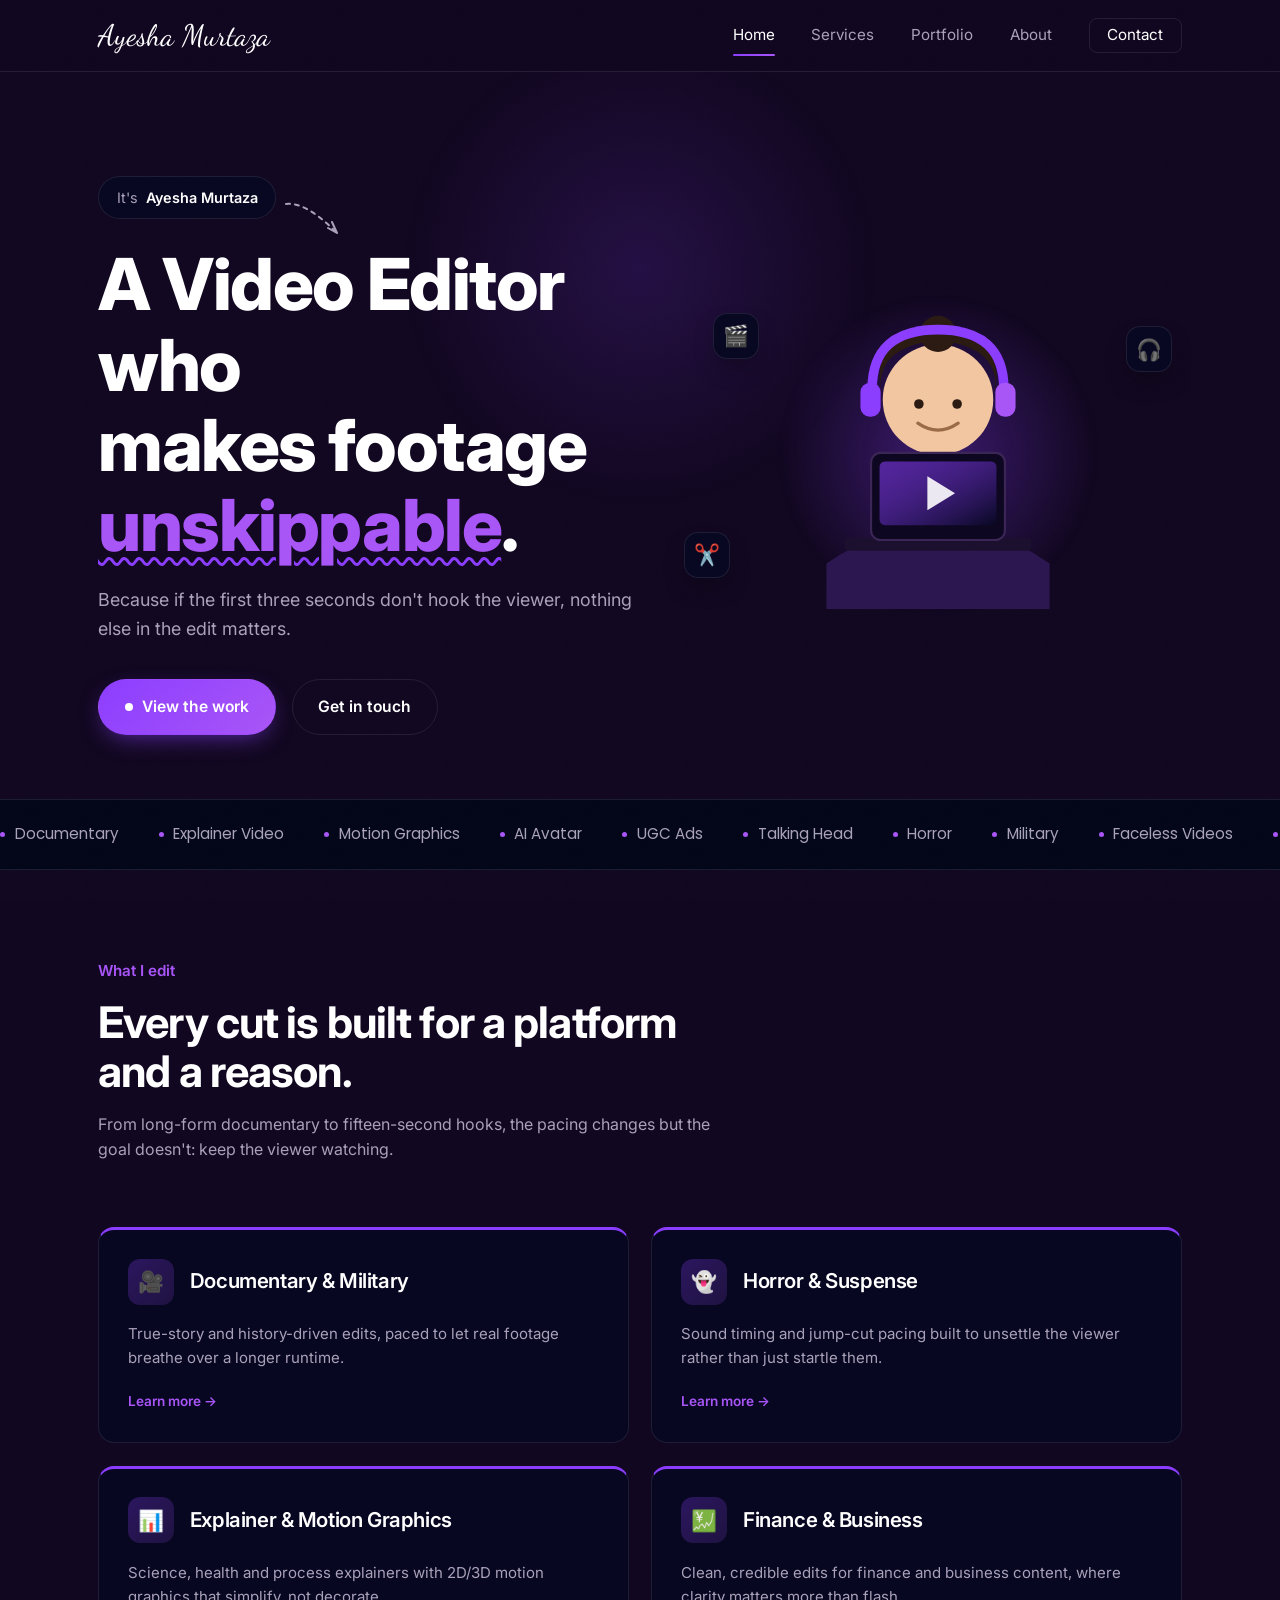
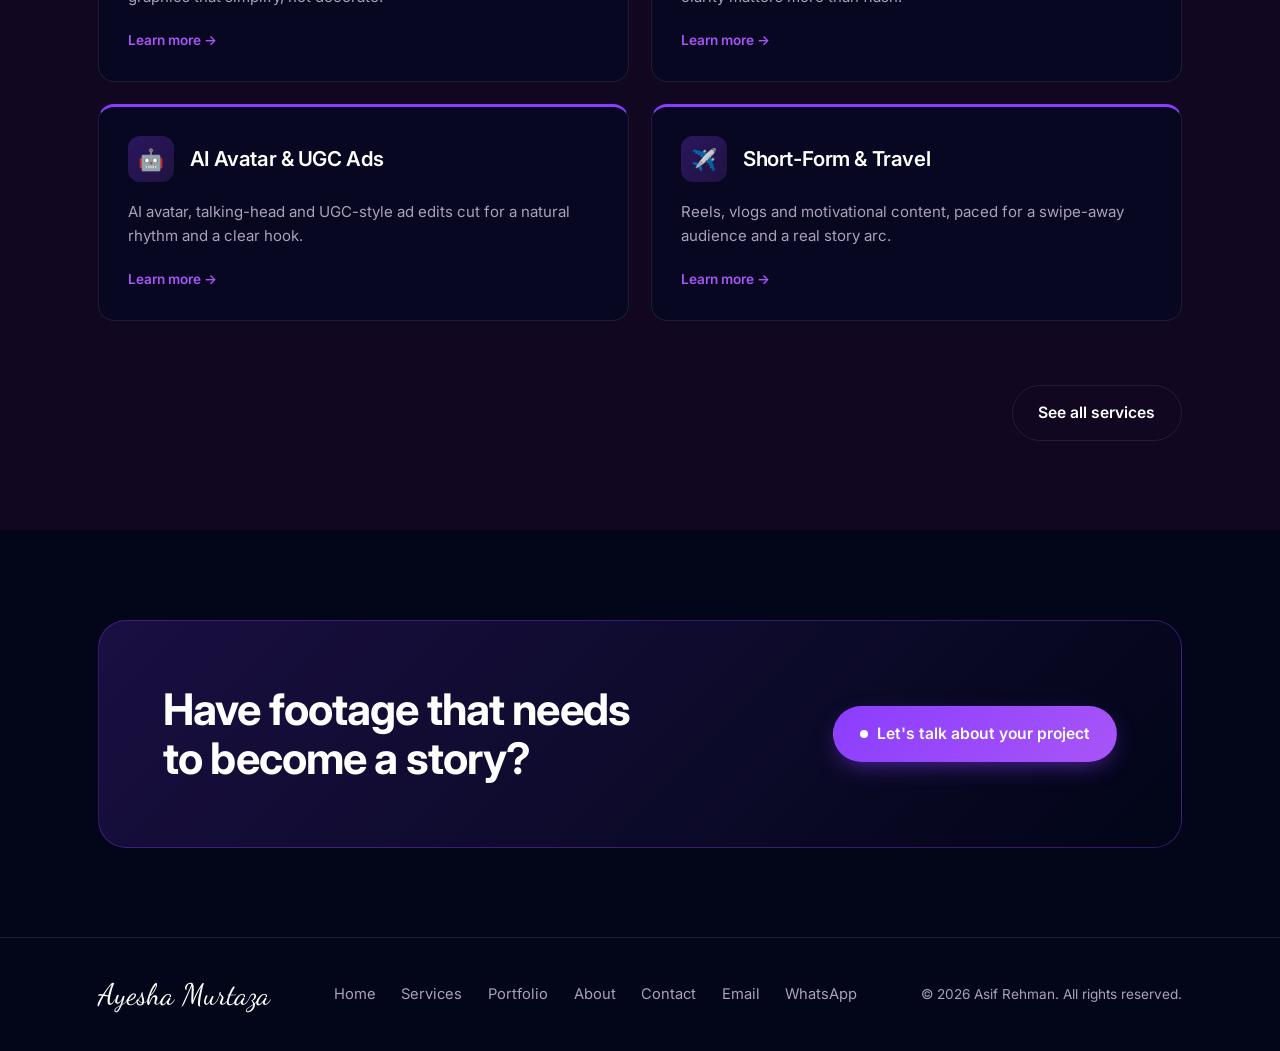
<file: index.html>
<!DOCTYPE html>
<html lang="en">
<head>
<meta charset="UTF-8">
<meta name="viewport" content="width=device-width, initial-scale=1.0">
<title>Ayesha Murtaza — Video Editor</title>
<meta name="description" content="Ayesha Murtaza is a video editor crafting documentary, explainer, motion graphics, and short-form content that holds attention.">
<meta property="og:title" content="Ayesha Murtaza — Video Editor">
<meta property="og:description" content=" ">
<meta property="og:type" content="website">
<meta property="og:site_name" content="Ayesha Murtaza — Video Editor">
<meta name="twitter:card" content="summary">
<meta name="twitter:title" content="Ayesha Murtaza — Video Editor">
<meta name="twitter:description" content=" ">
<link rel="preconnect" href="https://fonts.googleapis.com">
<link rel="preconnect" href="https://fonts.gstatic.com" crossorigin>
<link href="https://fonts.googleapis.com/css2?family=Inter:wght@400;500;600;700;800&family=Poppins:wght@600;700&family=Dancing+Script:wght@600;700&display=swap" rel="stylesheet">
<link rel="stylesheet" href="css/style.css">
</head>
<body>
<div class="cursor-glow" aria-hidden="true"></div>

<header class="nav">
  <div class="container nav-inner">
    <a href="index.html" class="signature">Ayesha Murtaza</a>
    <nav class="nav-links" id="nav-links">
      <a href="index.html" class="active">Home</a>
      <a href="services.html">Services</a>
      <a href="portfolio.html">Portfolio</a>
      <a href="about.html">About</a>
      <a href="contact.html" class="nav-boxed">Contact</a>
    </nav>
    <button class="nav-toggle" aria-label="Toggle menu" aria-expanded="false">
      <span></span><span></span><span></span>
    </button>
  </div>
</header>

<main>
  <!-- HERO -->
  <section class="hero">
    <div class="container hero-grid-new">
      <div class="hero-text">
        <div class="intro-bubble">
          <span class="bubble-pill">It's <strong>Ayesha Murtaza</strong></span>
          <svg class="bubble-arrow" viewBox="0 0 60 40" aria-hidden="true">
            <path d="M2 4 C 20 2, 40 20, 53 33" stroke="currentColor" stroke-width="2" fill="none" stroke-linecap="round" stroke-dasharray="4 5"/>
            <path d="M44 28 L53 33 L48 22" stroke="currentColor" stroke-width="2" fill="none" stroke-linecap="round" stroke-linejoin="round"/>
          </svg>
        </div>
        <h1>A Video Editor who<br>makes footage <span class="highlight">unskippable</span>.</h1>
        <p class="lede">Because if the first three seconds don't hook the viewer, nothing else in the edit matters.</p>
        <div class="hero-actions">
          <a href="portfolio.html" class="btn btn-primary"><span class="play-dot"></span> View the work</a>
          <a href="contact.html" class="btn btn-ghost">Get in touch</a>
        </div>
      </div>

      <div class="hero-avatar">
        <div class="avatar-glow" aria-hidden="true"></div>
        <span class="floating-chip chip-1" aria-hidden="true">🎬</span>
        <span class="floating-chip chip-2" aria-hidden="true">✂️</span>
        <span class="floating-chip chip-3" aria-hidden="true">🎧</span>
        <svg viewBox="0 0 320 320" role="img" aria-label="Illustration of Ayesha editing at a laptop, wearing headphones">
          <path d="M55 262 Q160 190 265 262 L265 305 L55 305 Z" fill="#2c1650"/>
          <rect x="145" y="132" width="30" height="34" fill="#E8B08A"/>
          <circle cx="160" cy="108" r="52" fill="#F1C6A0"/>
          <path d="M106 100 Q98 38 160 38 Q222 38 214 100 Q218 58 160 52 Q102 58 106 100 Z" fill="#2A1A12"/>
          <circle cx="160" cy="46" r="17" fill="#2A1A12"/>
          <path d="M98 98 Q98 42 160 42 Q222 42 222 98" fill="none" stroke="#8B3DFF" stroke-width="9" stroke-linecap="round"/>
          <rect x="87" y="92" width="19" height="32" rx="9" fill="#8B3DFF"/>
          <rect x="214" y="92" width="19" height="32" rx="9" fill="#A855F7"/>
          <circle cx="142" cy="112" r="4.5" fill="#2A1A12"/>
          <circle cx="178" cy="112" r="4.5" fill="#2A1A12"/>
          <path d="M141 130 Q160 143 179 130" stroke="#9A6A47" stroke-width="3" fill="none" stroke-linecap="round"/>
          <rect x="72" y="238" width="176" height="12" rx="4" fill="#1B0F2E"/>
          <rect x="97" y="158" width="126" height="82" rx="9" fill="#0D0620" stroke="#3A2555" stroke-width="2"/>
          <rect x="105" y="166" width="110" height="60" rx="5" fill="url(#screenGrad)"/>
          <polygon points="150,180 150,212 176,196" fill="#FFFFFF" opacity="0.9"/>
          <defs>
            <linearGradient id="screenGrad" x1="0" y1="0" x2="1" y2="1">
              <stop offset="0%" stop-color="#8B3DFF" stop-opacity="0.55"/>
              <stop offset="100%" stop-color="#070721"/>
            </linearGradient>
          </defs>
        </svg>
      </div>
    </div>
  </section>

  <!-- MARQUEE -->
  <div class="marquee-wrap">
    <div class="marquee" aria-hidden="true">
      <span>Documentary</span><span>Explainer Video</span><span>Motion Graphics</span><span>AI Avatar</span><span>UGC Ads</span><span>Talking Head</span><span>Horror</span><span>Military</span><span>Faceless Videos</span><span>2D &amp; 3D</span><span>Finance &amp; Business</span><span>Health &amp; Science</span><span>Travel Vlogs</span><span>Motivational</span>
      <span>Documentary</span><span>Explainer Video</span><span>Motion Graphics</span><span>AI Avatar</span><span>UGC Ads</span><span>Talking Head</span><span>Horror</span><span>Military</span><span>Faceless Videos</span><span>2D &amp; 3D</span><span>Finance &amp; Business</span><span>Health &amp; Science</span><span>Travel Vlogs</span><span>Motivational</span>
    </div>
  </div>

  <!-- SKILLS / SERVICES PREVIEW — work-experience style cards -->
  <section class="section">
    <div class="container">
      <div class="section-head">
        <span class="section-tag">What I edit</span>
        <h2>Every cut is built for a platform and a reason.</h2>
        <p>From long-form documentary to fifteen-second hooks, the pacing changes but the goal doesn't: keep the viewer watching.</p>
      </div>

      <div class="grid grid-2">
        <div class="skill-card reveal" style="--delay:0s">
          <div class="skill-card-top">
            <div class="skill-avatar">🎥</div>
            <h3>Documentary &amp; Military</h3>
          </div>
          <p>True-story and history-driven edits, paced to let real footage breathe over a longer runtime.</p>
          <a href="services.html" class="learn-more">Learn more →</a>
        </div>

        <div class="skill-card reveal" style="--delay:0.08s">
          <div class="skill-card-top">
            <div class="skill-avatar">👻</div>
            <h3>Horror &amp; Suspense</h3>
          </div>
          <p>Sound timing and jump-cut pacing built to unsettle the viewer rather than just startle them.</p>
          <a href="services.html" class="learn-more">Learn more →</a>
        </div>

        <div class="skill-card reveal" style="--delay:0.16s">
          <div class="skill-card-top">
            <div class="skill-avatar">📊</div>
            <h3>Explainer &amp; Motion Graphics</h3>
          </div>
          <p>Science, health and process explainers with 2D/3D motion graphics that simplify, not decorate.</p>
          <a href="services.html" class="learn-more">Learn more →</a>
        </div>

        <div class="skill-card reveal" style="--delay:0.24s">
          <div class="skill-card-top">
            <div class="skill-avatar">💹</div>
            <h3>Finance &amp; Business</h3>
          </div>
          <p>Clean, credible edits for finance and business content, where clarity matters more than flash.</p>
          <a href="services.html" class="learn-more">Learn more →</a>
        </div>

        <div class="skill-card reveal" style="--delay:0.32s">
          <div class="skill-card-top">
            <div class="skill-avatar">🤖</div>
            <h3>AI Avatar &amp; UGC Ads</h3>
          </div>
          <p>AI avatar, talking-head and UGC-style ad edits cut for a natural rhythm and a clear hook.</p>
          <a href="services.html" class="learn-more">Learn more →</a>
        </div>

        <div class="skill-card reveal" style="--delay:0.4s">
          <div class="skill-card-top">
            <div class="skill-avatar">✈️</div>
            <h3>Short-Form &amp; Travel</h3>
          </div>
          <p>Reels, vlogs and motivational content, paced for a swipe-away audience and a real story arc.</p>
          <a href="services.html" class="learn-more">Learn more →</a>
        </div>
      </div>

      <div class="mt-lg" style="text-align:right;">
        <a href="services.html" class="btn btn-ghost">See all services</a>
      </div>
    </div>
  </section>

  <!-- CTA -->
  <section class="section dark-section">
    <div class="container">
      <div class="cta-banner">
        <h2>Have footage that needs to become a story?</h2>
        <a href="contact.html" class="btn btn-primary"><span class="play-dot"></span> Let's talk about your project</a>
      </div>
    </div>
  </section>
</main>

<footer class="footer">
  <div class="container footer-inner">
    <span class="signature">Ayesha Murtaza</span>
    <div class="footer-links">
      <a href="index.html">Home</a>
      <a href="services.html">Services</a>
      <a href="portfolio.html">Portfolio</a>
      <a href="about.html">About</a>
      <a href="contact.html">Contact</a>
      <a href="mailto:ayeshamurtaza088@gmail.com">Email</a>
      <a href="https://wa.me/923237468934" target="_blank" rel="noopener">WhatsApp</a>
    </div>
    <small>© 2026 Asif Rehman. All rights reserved.</small>
  </div>
</footer>

<script src="js/script.js"></script>
</body>
</html>
</file>
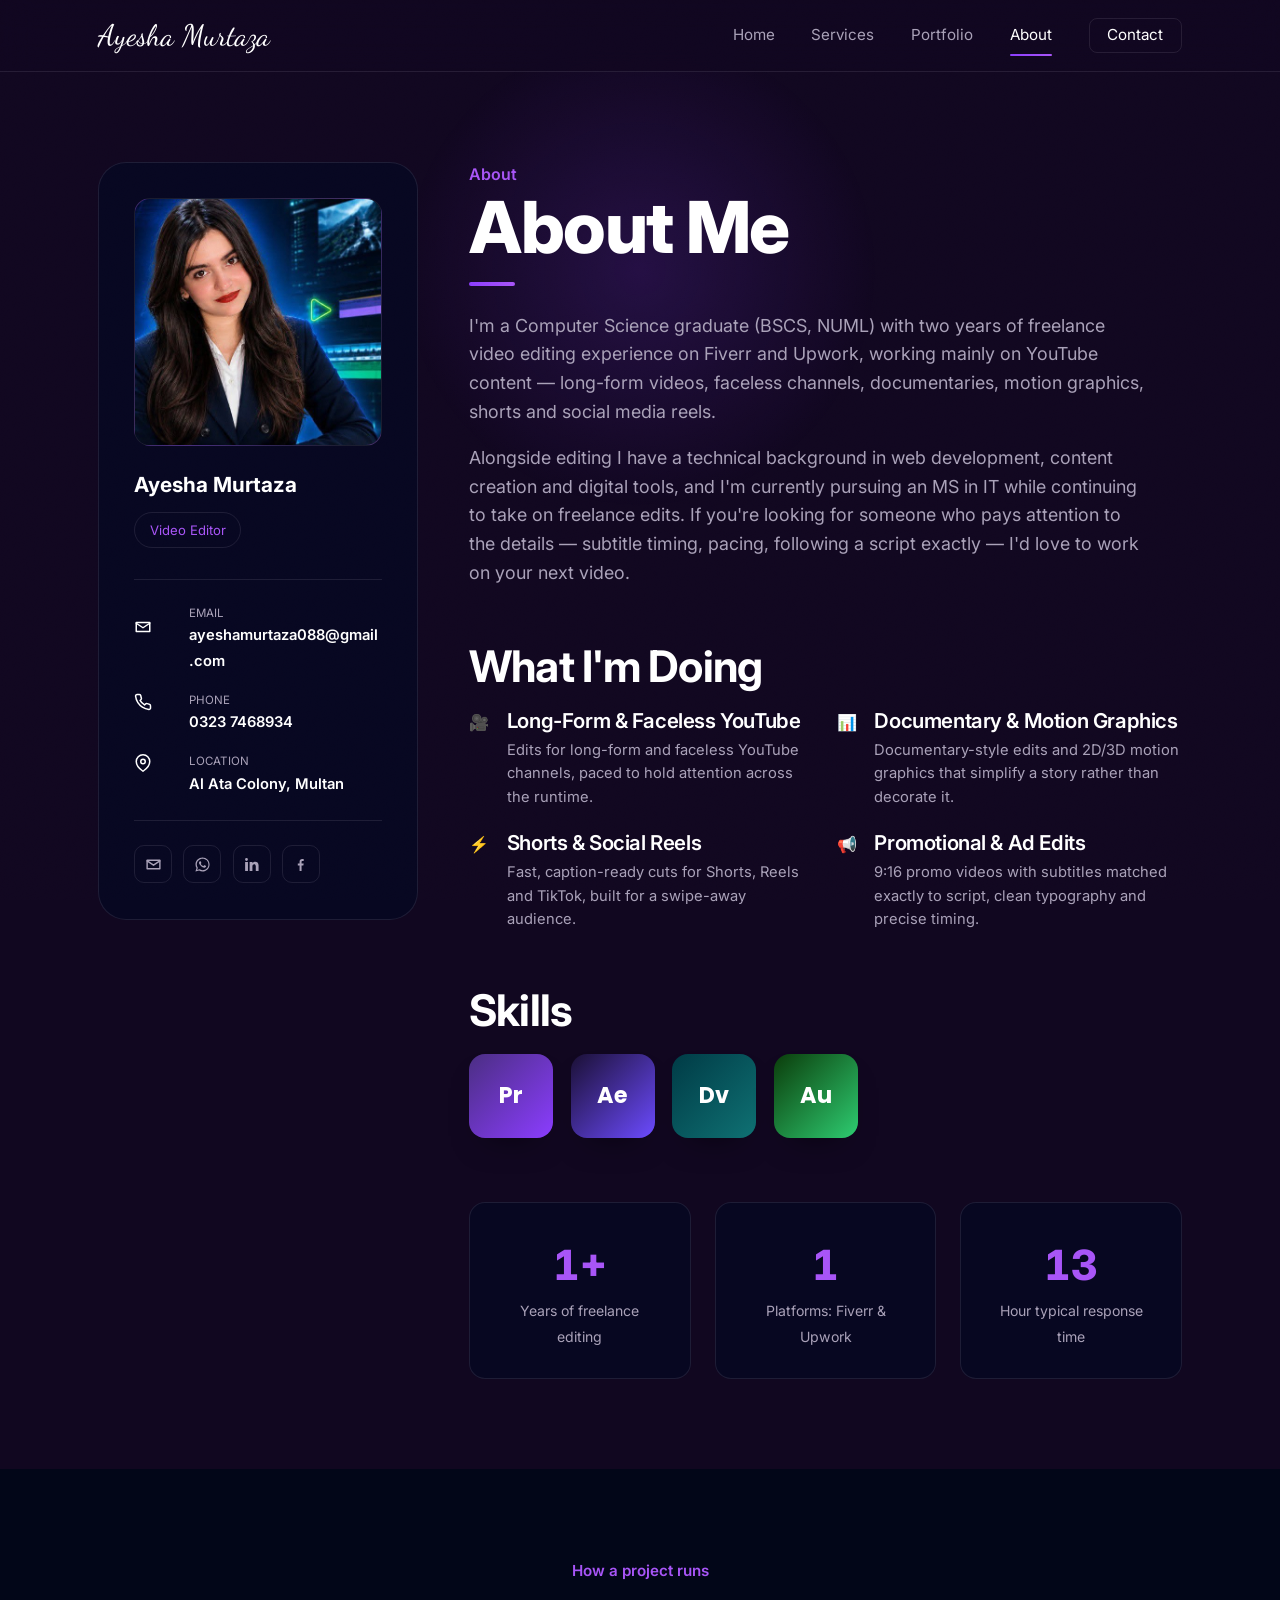
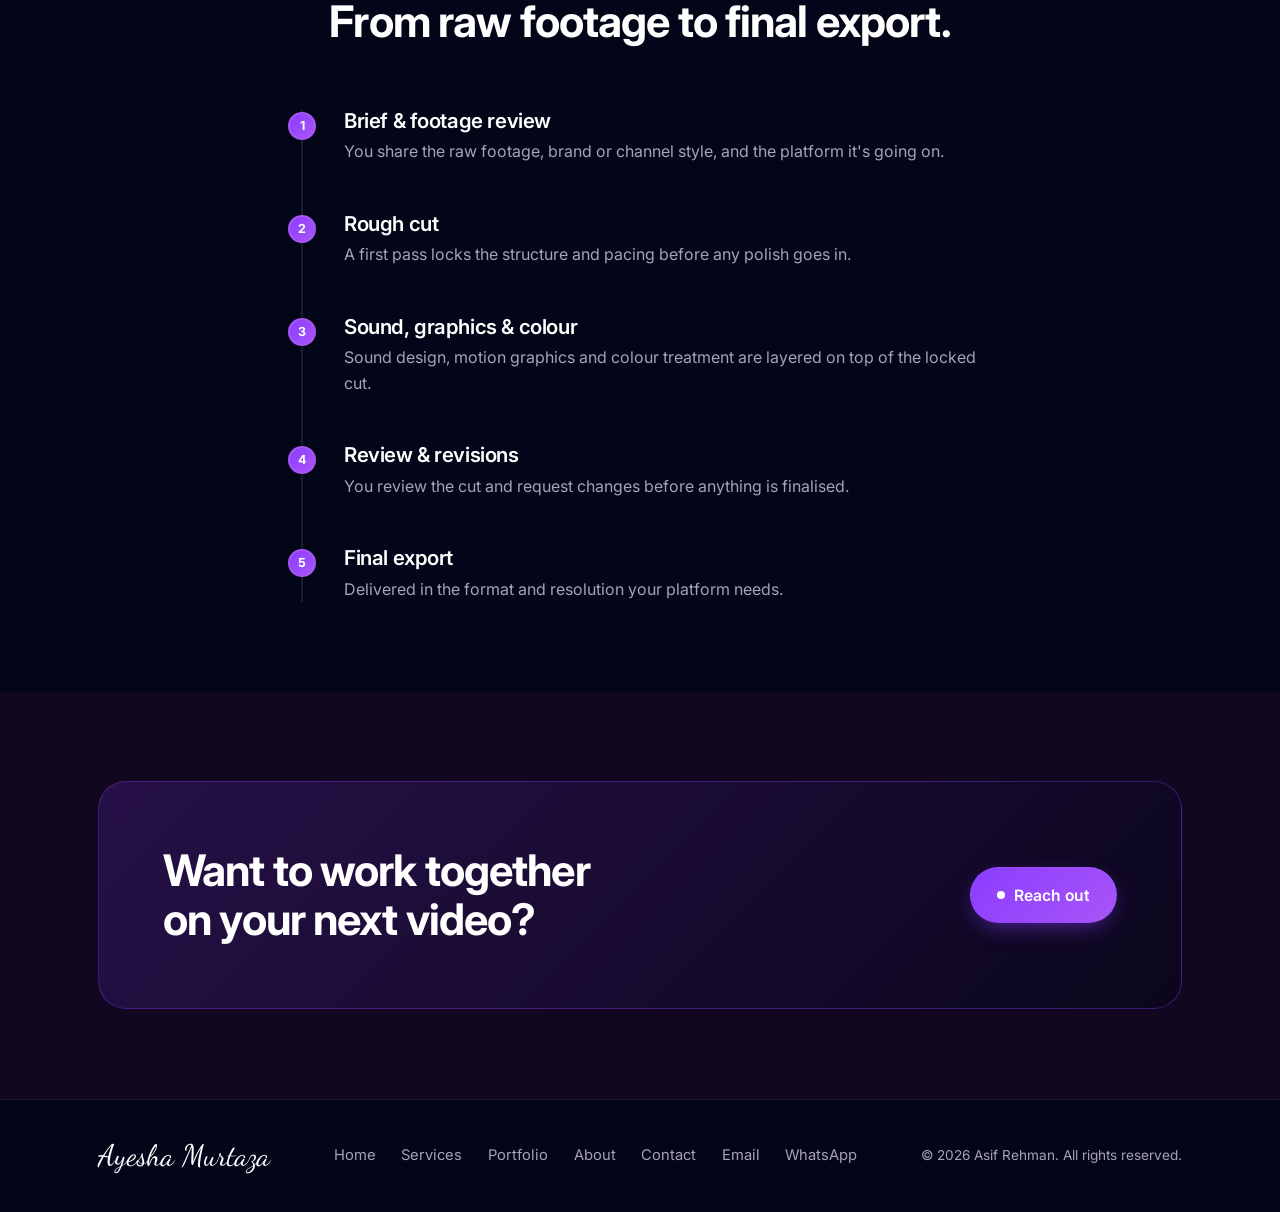
<file: about.html>
<!DOCTYPE html>
<html lang="en">
<head>
<meta charset="UTF-8">
<meta name="viewport" content="width=device-width, initial-scale=1.0">
<title>About — Ayesha Murtaza</title>
<meta name="description" content="About Ayesha Murtaza, video editor — background, focus areas and editing process.">
<meta property="og:title" content="Ayesha Murtaza — Video Editor">
<meta property="og:description" content=" ">
<meta property="og:type" content="website">
<meta property="og:site_name" content="Ayesha Murtaza — Video Editor">
<meta name="twitter:card" content="summary">
<meta name="twitter:title" content="Ayesha Murtaza — Video Editor">
<meta name="twitter:description" content=" ">
<link rel="preconnect" href="https://fonts.googleapis.com">
<link rel="preconnect" href="https://fonts.gstatic.com" crossorigin>
<link href="https://fonts.googleapis.com/css2?family=Inter:wght@400;500;600;700;800&family=Poppins:wght@600;700&family=Dancing+Script:wght@600;700&display=swap" rel="stylesheet">
<link rel="stylesheet" href="css/style.css">
</head>
<body>
<div class="cursor-glow" aria-hidden="true"></div>

<header class="nav">
  <div class="container nav-inner">
    <a href="index.html" class="signature">Ayesha Murtaza</a>
    <nav class="nav-links" id="nav-links">
      <a href="index.html">Home</a>
      <a href="services.html">Services</a>
      <a href="portfolio.html">Portfolio</a>
      <a href="about.html" class="active">About</a>
      <a href="contact.html" class="nav-boxed">Contact</a>
    </nav>
    <button class="nav-toggle" aria-label="Toggle menu" aria-expanded="false">
      <span></span><span></span><span></span>
    </button>
  </div>
</header>

<main>
  <section class="section">
    <div class="container">
      <div class="about-layout">

        <!-- Sidebar profile card -->
        <aside class="about-sidebar">
          <div class="avatar-box">
            <img src="assets/791327449_122284211216165670_1865443463027894431_n.jpg" alt="Ayesha Murtaza">
          </div>

          <div class="sidebar-name">Ayesha Murtaza</div>
          <span class="role-badge">Video Editor</span>

          <div class="sidebar-divider"></div>

          <div class="contact-list">
            <div class="contact-item">
              <span class="icon-badge" aria-hidden="true">
                <svg viewBox="0 0 24 24" width="18" height="18" fill="none" stroke="currentColor" stroke-width="2" stroke-linecap="round" stroke-linejoin="round"><path d="M3 6h18v12H3z"/><path d="M3 7l9 6 9-6"/></svg>
              </span>
              <div>
                <span class="label">Email</span>
                <a class="value" href="mailto:ayeshamurtaza088@gmail.com">ayeshamurtaza088@gmail.com</a>
              </div>
            </div>
            <div class="contact-item">
              <span class="icon-badge" aria-hidden="true">
                <svg viewBox="0 0 24 24" width="18" height="18" fill="none" stroke="currentColor" stroke-width="2" stroke-linecap="round" stroke-linejoin="round"><path d="M22 16.92v3a2 2 0 0 1-2.18 2 19.79 19.79 0 0 1-8.63-3.07 19.5 19.5 0 0 1-6-6 19.79 19.79 0 0 1-3.07-8.67A2 2 0 0 1 4.11 2h3a2 2 0 0 1 2 1.72c.127.96.362 1.903.7 2.81a2 2 0 0 1-.45 2.11L8.09 9.91a16 16 0 0 0 6 6l1.27-1.27a2 2 0 0 1 2.11-.45c.907.338 1.85.573 2.81.7A2 2 0 0 1 22 16.92z"/></svg>
              </span>
              <div>
                <span class="label">Phone</span>
                <a class="value" href="tel:+923237468934">0323 7468934</a>
              </div>
            </div>
            <div class="contact-item">
              <span class="icon-badge" aria-hidden="true">
                <svg viewBox="0 0 24 24" width="18" height="18" fill="none" stroke="currentColor" stroke-width="2" stroke-linecap="round" stroke-linejoin="round"><path d="M21 10c0 7-9 13-9 13s-9-6-9-13a9 9 0 0 1 18 0z"/><circle cx="12" cy="10" r="3"/></svg>
              </span>
              <div>
                <span class="label">Location</span>
                <span class="value">Al Ata Colony, Multan</span>
              </div>
            </div>
          </div>

          <div class="sidebar-divider"></div>

          <div class="social-icons">
            <a href="mailto:ayeshamurtaza088@gmail.com" aria-label="Email">
              <svg viewBox="0 0 24 24" fill="none" stroke="currentColor" stroke-width="2" stroke-linecap="round" stroke-linejoin="round"><path d="M3 6h18v12H3z"/><path d="M3 7l9 6 9-6"/></svg>
            </a>
            <a href="https://wa.me/923237468934" target="_blank" rel="noopener" aria-label="WhatsApp">
              <svg viewBox="0 0 24 24" fill="currentColor"><path d="M12.04 2C6.58 2 2.13 6.45 2.13 11.91c0 1.87.5 3.62 1.44 5.13L2 22l5.13-1.55a9.9 9.9 0 0 0 4.91 1.3h.01c5.46 0 9.9-4.45 9.9-9.91C21.95 6.45 17.5 2 12.04 2zm0 18.03h-.01a8.2 8.2 0 0 1-4.18-1.15l-.3-.18-3.05.92.92-2.98-.2-.31a8.18 8.18 0 0 1-1.27-4.4c0-4.53 3.7-8.22 8.24-8.22 2.2 0 4.27.86 5.82 2.42a8.16 8.16 0 0 1 2.41 5.82c0 4.54-3.7 8.08-8.38 8.08zm4.5-6.13c-.25-.12-1.46-.72-1.69-.8-.23-.08-.39-.12-.56.12-.16.25-.64.8-.78.96-.14.16-.29.18-.53.06-.25-.12-1.04-.38-1.98-1.21-.73-.65-1.23-1.46-1.37-1.7-.14-.25-.02-.38.11-.5.11-.11.25-.29.37-.43.12-.14.16-.25.25-.41.08-.16.04-.31-.02-.43-.06-.12-.56-1.34-.76-1.84-.2-.48-.4-.42-.56-.42h-.48c-.16 0-.43.06-.65.31-.23.25-.86.84-.86 2.04 0 1.2.88 2.36 1 2.52.12.16 1.74 2.65 4.21 3.72.59.25 1.05.4 1.41.51.59.19 1.13.16 1.55.1.47-.07 1.46-.6 1.67-1.18.2-.58.2-1.08.14-1.18-.06-.1-.22-.16-.47-.28z"/></svg>
            </a>
            <a href="https://www.linkedin.com/in/ayeshamurtaza1/" target="_blank" rel="noopener" aria-label="LinkedIn">
              <svg viewBox="0 0 24 24" fill="currentColor"><path d="M6.94 5a2 2 0 1 1-4-.02 2 2 0 0 1 4 .02zM7 8.48H3V21h4V8.48zm6.32 0H9.34V21h3.94v-6.57c0-3.66 4.77-3.96 4.77 0V21H22v-7.93c0-6.17-7.06-5.94-8.68-2.91V8.48z"/></svg>
            </a>
            <a href="https://www.facebook.com/ayeshamurtazakhokhar" target="_blank" rel="noopener" aria-label="Facebook">
              <svg viewBox="0 0 24 24" fill="currentColor"><path d="M13.5 21v-7.5h2.5l.5-3h-3V8.5c0-.87.24-1.46 1.5-1.46H16.5V4.36C16.24 4.32 15.36 4.25 14.33 4.25c-2.16 0-3.63 1.32-3.63 3.75V10.5H8.2v3h2.5V21h2.8z"/></svg>
            </a>
          </div>
        </aside>

        <!-- Main about content -->
        <div class="about-main">
          <span class="eyebrow-role">About</span>
          <h1>About Me</h1>
          <div class="section-underline"></div>

          <p class="lede">I'm a Computer Science graduate (BSCS, NUML) with two years of freelance video editing experience on Fiverr and Upwork, working mainly on YouTube content — long-form videos, faceless channels, documentaries, motion graphics, shorts and social media reels.</p>
          <p class="lede">Alongside editing I have a technical background in web development, content creation and digital tools, and I'm currently pursuing an MS in IT while continuing to take on freelance edits. If you're looking for someone who pays attention to the details — subtitle timing, pacing, following a script exactly — I'd love to work on your next video.</p>

          <h2 class="about-subhead">What I'm Doing</h2>
          <div class="grid grid-2 doing-grid">
            <div class="doing-card">
              <span class="icon-badge" aria-hidden="true">🎥</span>
              <div>
                <h3>Long-Form &amp; Faceless YouTube</h3>
                <p>Edits for long-form and faceless YouTube channels, paced to hold attention across the runtime.</p>
              </div>
            </div>
            <div class="doing-card">
              <span class="icon-badge" aria-hidden="true">📊</span>
              <div>
                <h3>Documentary &amp; Motion Graphics</h3>
                <p>Documentary-style edits and 2D/3D motion graphics that simplify a story rather than decorate it.</p>
              </div>
            </div>
            <div class="doing-card">
              <span class="icon-badge" aria-hidden="true">⚡</span>
              <div>
                <h3>Shorts &amp; Social Reels</h3>
                <p>Fast, caption-ready cuts for Shorts, Reels and TikTok, built for a swipe-away audience.</p>
              </div>
            </div>
            <div class="doing-card">
              <span class="icon-badge" aria-hidden="true">📢</span>
              <div>
                <h3>Promotional &amp; Ad Edits</h3>
                <p>9:16 promo videos with subtitles matched exactly to script, clean typography and precise timing.</p>
              </div>
            </div>
          </div>

          <h2 class="about-subhead">Skills</h2>
          <div class="skills-row">
            <div class="skill-logo" style="background:linear-gradient(135deg,#4B2E83,#8B3DFF);" title="Premiere Pro">Pr</div>
            <div class="skill-logo" style="background:linear-gradient(135deg,#1B1035,#6C4BFF);" title="After Effects">Ae</div>
            <div class="skill-logo" style="background:linear-gradient(135deg,#003B46,#0F7173);" title="DaVinci Resolve">Dv</div>
            <div class="skill-logo" style="background:linear-gradient(135deg,#0B3D0B,#2ECC71);" title="Audition">Au</div>
          </div>

          <div class="counter-row">
            <div class="counter-card">
              <div class="count" data-target="2+">0</div>
              <span>Years of freelance editing</span>
            </div>
            <div class="counter-card">
              <div class="count" data-target="2">0</div>
              <span>Platforms: Fiverr &amp; Upwork</span>
            </div>
            <div class="counter-card">
              <div class="count" data-target="24">0</div>
              <span>Hour typical response time</span>
            </div>
          </div>
        </div>

      </div>
    </div>
  </section>

  <section class="section dark-section">
    <div class="container">
      <div class="section-head text-center">
        <span class="section-tag">How a project runs</span>
        <h2>From raw footage to final export.</h2>
      </div>

      <div class="vtimeline">
        <div class="vstep">
          <div class="dot">1</div>
          <h3>Brief &amp; footage review</h3>
          <p>You share the raw footage, brand or channel style, and the platform it's going on.</p>
        </div>
        <div class="vstep">
          <div class="dot">2</div>
          <h3>Rough cut</h3>
          <p>A first pass locks the structure and pacing before any polish goes in.</p>
        </div>
        <div class="vstep">
          <div class="dot">3</div>
          <h3>Sound, graphics &amp; colour</h3>
          <p>Sound design, motion graphics and colour treatment are layered on top of the locked cut.</p>
        </div>
        <div class="vstep">
          <div class="dot">4</div>
          <h3>Review &amp; revisions</h3>
          <p>You review the cut and request changes before anything is finalised.</p>
        </div>
        <div class="vstep">
          <div class="dot">5</div>
          <h3>Final export</h3>
          <p>Delivered in the format and resolution your platform needs.</p>
        </div>
      </div>
    </div>
  </section>

  <section class="section">
    <div class="container">
      <div class="cta-banner">
        <h2>Want to work together on your next video?</h2>
        <a href="contact.html" class="btn btn-primary"><span class="play-dot"></span> Reach out</a>
      </div>
    </div>
  </section>
</main>

<footer class="footer">
  <div class="container footer-inner">
    <span class="signature">Ayesha Murtaza</span>
    <div class="footer-links">
      <a href="index.html">Home</a>
      <a href="services.html">Services</a>
      <a href="portfolio.html">Portfolio</a>
      <a href="about.html">About</a>
      <a href="contact.html">Contact</a>
      <a href="mailto:ayeshamurtaza088@gmail.com">Email</a>
      <a href="https://wa.me/923237468934" target="_blank" rel="noopener">WhatsApp</a>
    </div>
    <small>© 2026 Asif Rehman. All rights reserved.</small>
  </div>
</footer>

<script src="js/script.js"></script>
</body>
</html>
</file>
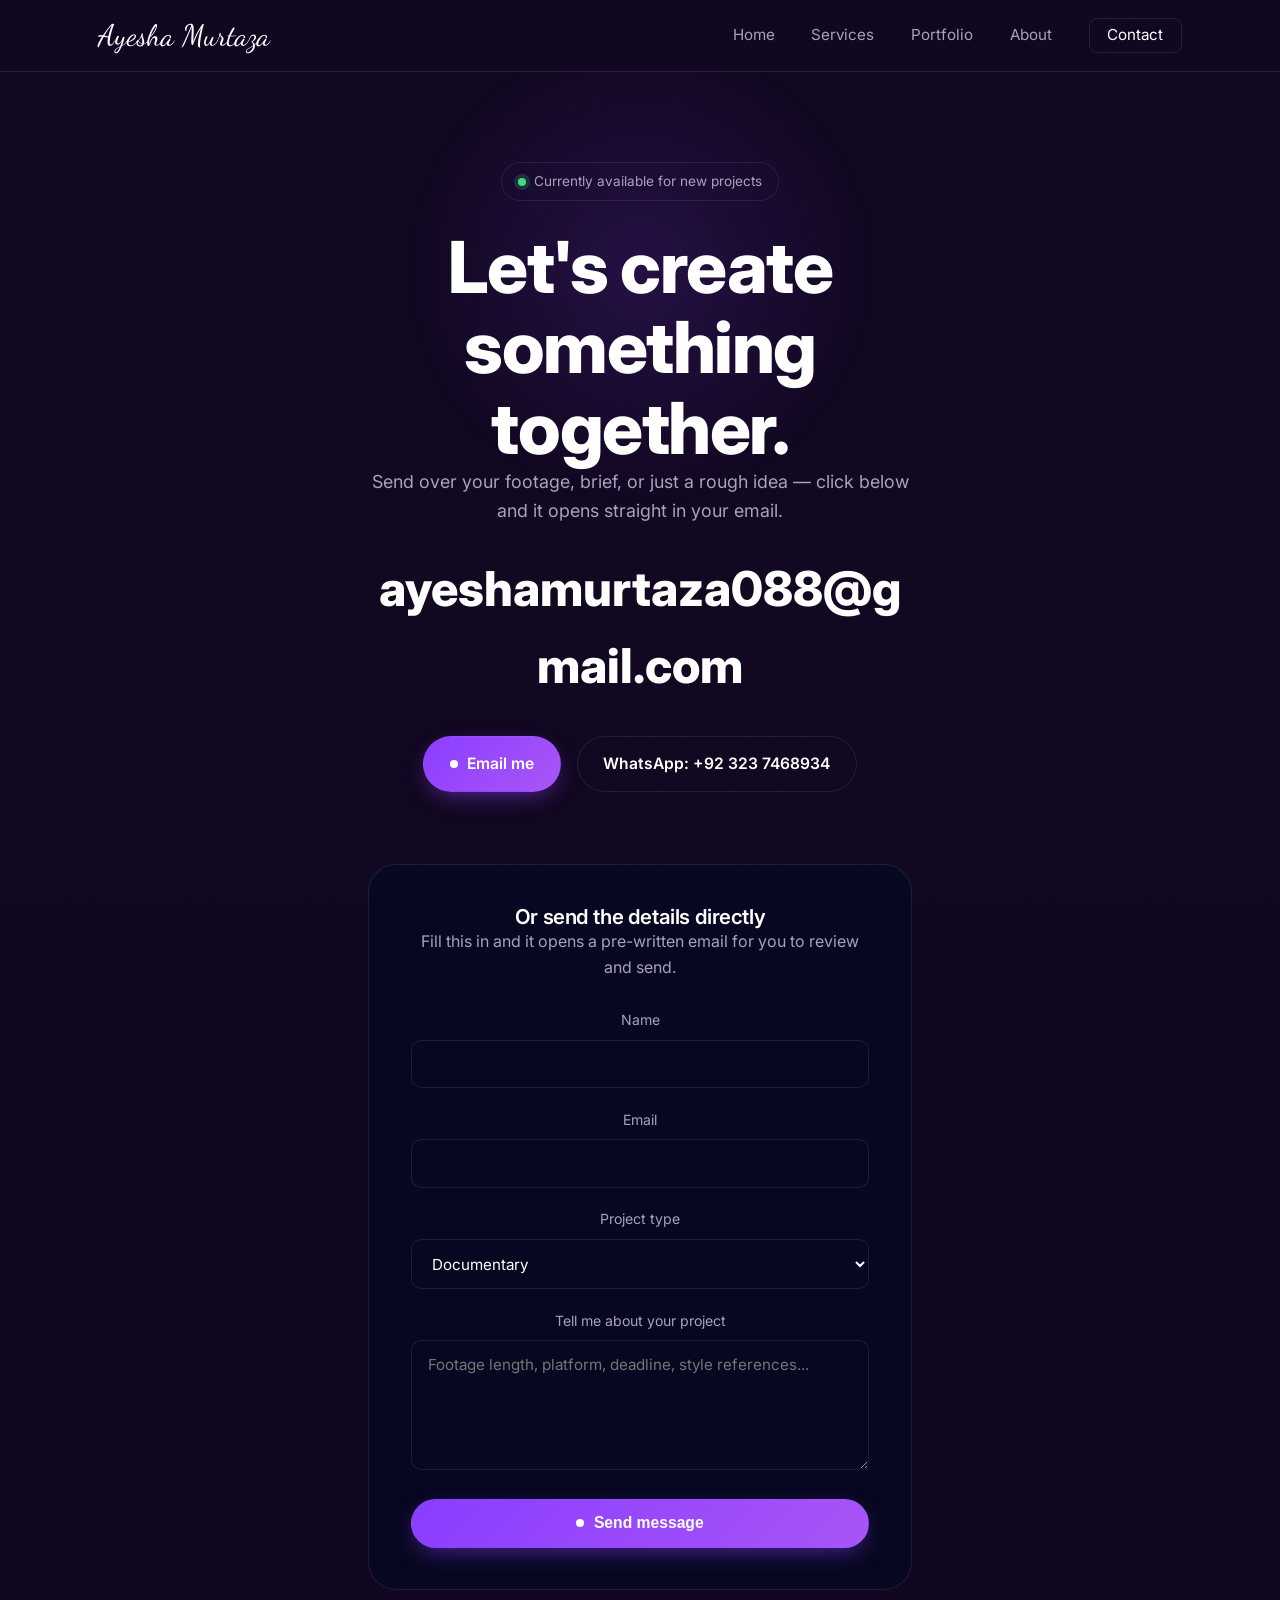
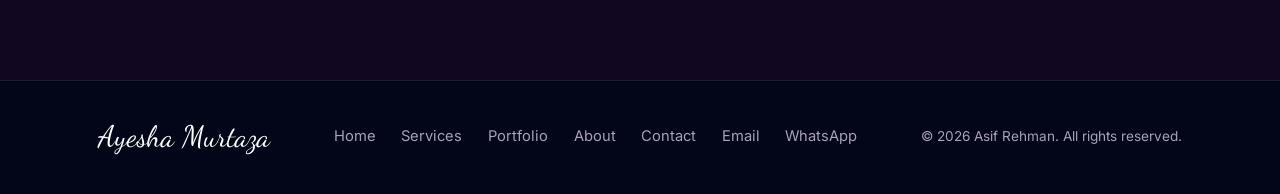
<file: contact.html>
<!DOCTYPE html>
<html lang="en">
<head>
<meta charset="UTF-8">
<meta name="viewport" content="width=device-width, initial-scale=1.0">
<title>Contact — Ayesha Murtaza</title>
<meta name="description" content="Get in touch with Ayesha Murtaza for video editing projects — email or WhatsApp.">
<meta property="og:title" content="Ayesha Murtaza — Video Editor">
<meta property="og:description" content=" ">
<meta property="og:type" content="website">
<meta property="og:site_name" content="Ayesha Murtaza — Video Editor">
<meta name="twitter:card" content="summary">
<meta name="twitter:title" content="Ayesha Murtaza — Video Editor">
<meta name="twitter:description" content=" ">
<link rel="preconnect" href="https://fonts.googleapis.com">
<link rel="preconnect" href="https://fonts.gstatic.com" crossorigin>
<link href="https://fonts.googleapis.com/css2?family=Inter:wght@400;500;600;700;800&family=Poppins:wght@600;700&family=Dancing+Script:wght@600;700&display=swap" rel="stylesheet">
<link rel="stylesheet" href="css/style.css">
</head>
<body>
<div class="cursor-glow" aria-hidden="true"></div>

<header class="nav">
  <div class="container nav-inner">
    <a href="index.html" class="signature">Ayesha Murtaza</a>
    <nav class="nav-links" id="nav-links">
      <a href="index.html">Home</a>
      <a href="services.html">Services</a>
      <a href="portfolio.html">Portfolio</a>
      <a href="about.html">About</a>
      <a href="contact.html" class="nav-boxed active">Contact</a>
    </nav>
    <button class="nav-toggle" aria-label="Toggle menu" aria-expanded="false">
      <span></span><span></span><span></span>
    </button>
  </div>
</header>

<main>
  <section class="section">
    <div class="container contact-hero">
      <span class="availability"><span class="dot-live"></span> Currently available for new projects</span>
      <h1>Let's create<br>something together.</h1>
      <p class="lede text-center">Send over your footage, brief, or just a rough idea — click below and it opens straight in your email.</p>

      <a href="mailto:ayeshamurtaza088@gmail.com" class="big-email">ayeshamurtaza088@gmail.com</a>

      <div class="contact-pill-row">
        <a href="mailto:ayeshamurtaza088@gmail.com" class="btn btn-primary"><span class="play-dot"></span> Email me</a>
        <a href="https://wa.me/923237468934" target="_blank" rel="noopener" class="btn btn-ghost">WhatsApp: +92 323 7468934</a>
      </div>

      <div class="contact-card-form">
        <div class="form-head">
          <h3>Or send the details directly</h3>
          <p>Fill this in and it opens a pre-written email for you to review and send.</p>
        </div>
        <form id="contact-form">
          <div class="form-field">
            <label for="name">Name</label>
            <input type="text" id="name" name="name" required>
          </div>
          <div class="form-field">
            <label for="email">Email</label>
            <input type="email" id="email" name="email" required>
          </div>
          <div class="form-field">
            <label for="project">Project type</label>
            <select id="project" name="project">
              <option>Documentary</option>
              <option>Horror</option>
              <option>Explainer video</option>
              <option>Motion graphics (2D/3D)</option>
              <option>AI avatar / talking head</option>
              <option>UGC ad / faceless video</option>
              <option>Finance / business video</option>
              <option>Science / health video</option>
              <option>Travel vlog</option>
              <option>Motivational video</option>
              <option>Short-form / Reels</option>
              <option>Other</option>
            </select>
          </div>
          <div class="form-field">
            <label for="message">Tell me about your project</label>
            <textarea id="message" name="message" required placeholder="Footage length, platform, deadline, style references..."></textarea>
          </div>
          <button type="submit" class="btn btn-primary" style="width:100%; justify-content:center;"><span class="play-dot"></span> Send message</button>
        </form>
      </div>
    </div>
  </section>
</main>

<footer class="footer">
  <div class="container footer-inner">
    <span class="signature">Ayesha Murtaza</span>
    <div class="footer-links">
      <a href="index.html">Home</a>
      <a href="services.html">Services</a>
      <a href="portfolio.html">Portfolio</a>
      <a href="about.html">About</a>
      <a href="contact.html">Contact</a>
      <a href="mailto:ayeshamurtaza088@gmail.com">Email</a>
      <a href="https://wa.me/923237468934" target="_blank" rel="noopener">WhatsApp</a>
    </div>
    <small>© 2026 Asif Rehman. All rights reserved.</small>
  </div>
</footer>

<script src="js/script.js"></script>
</body>
</html>
</file>
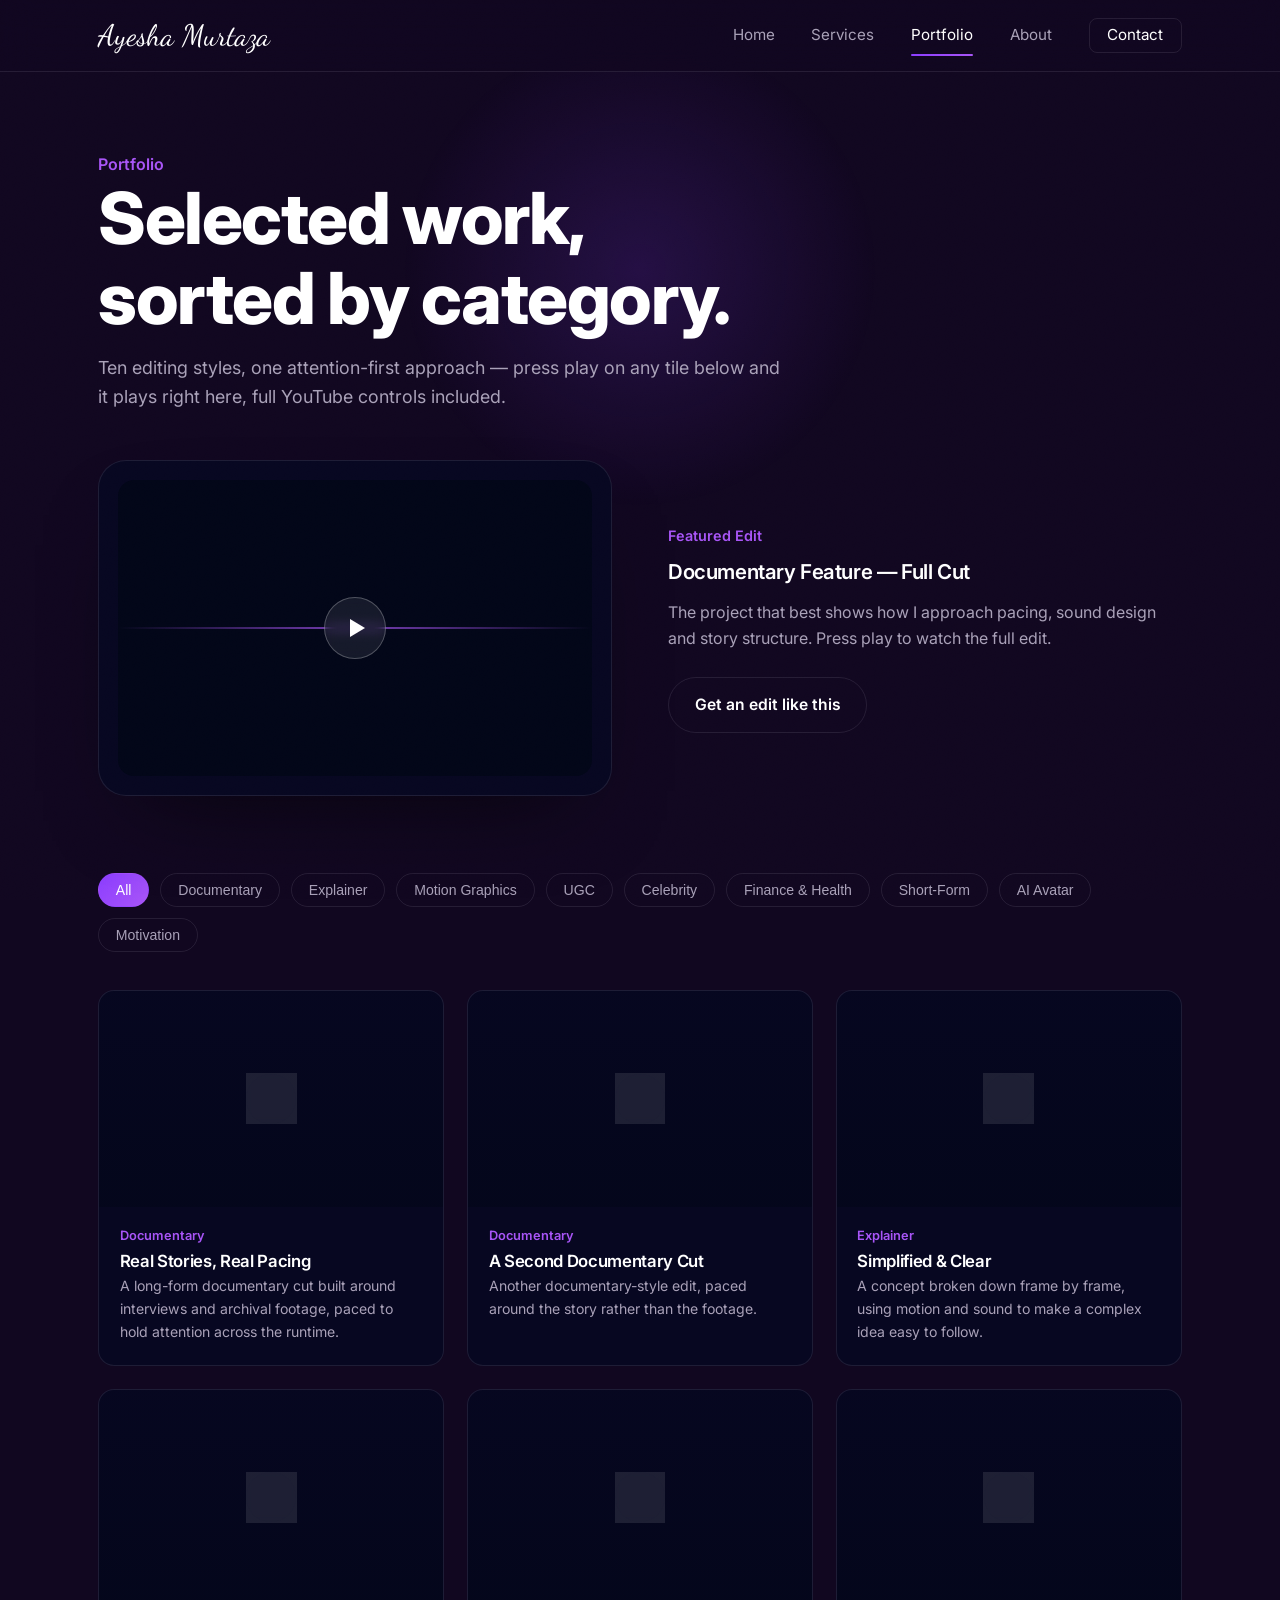
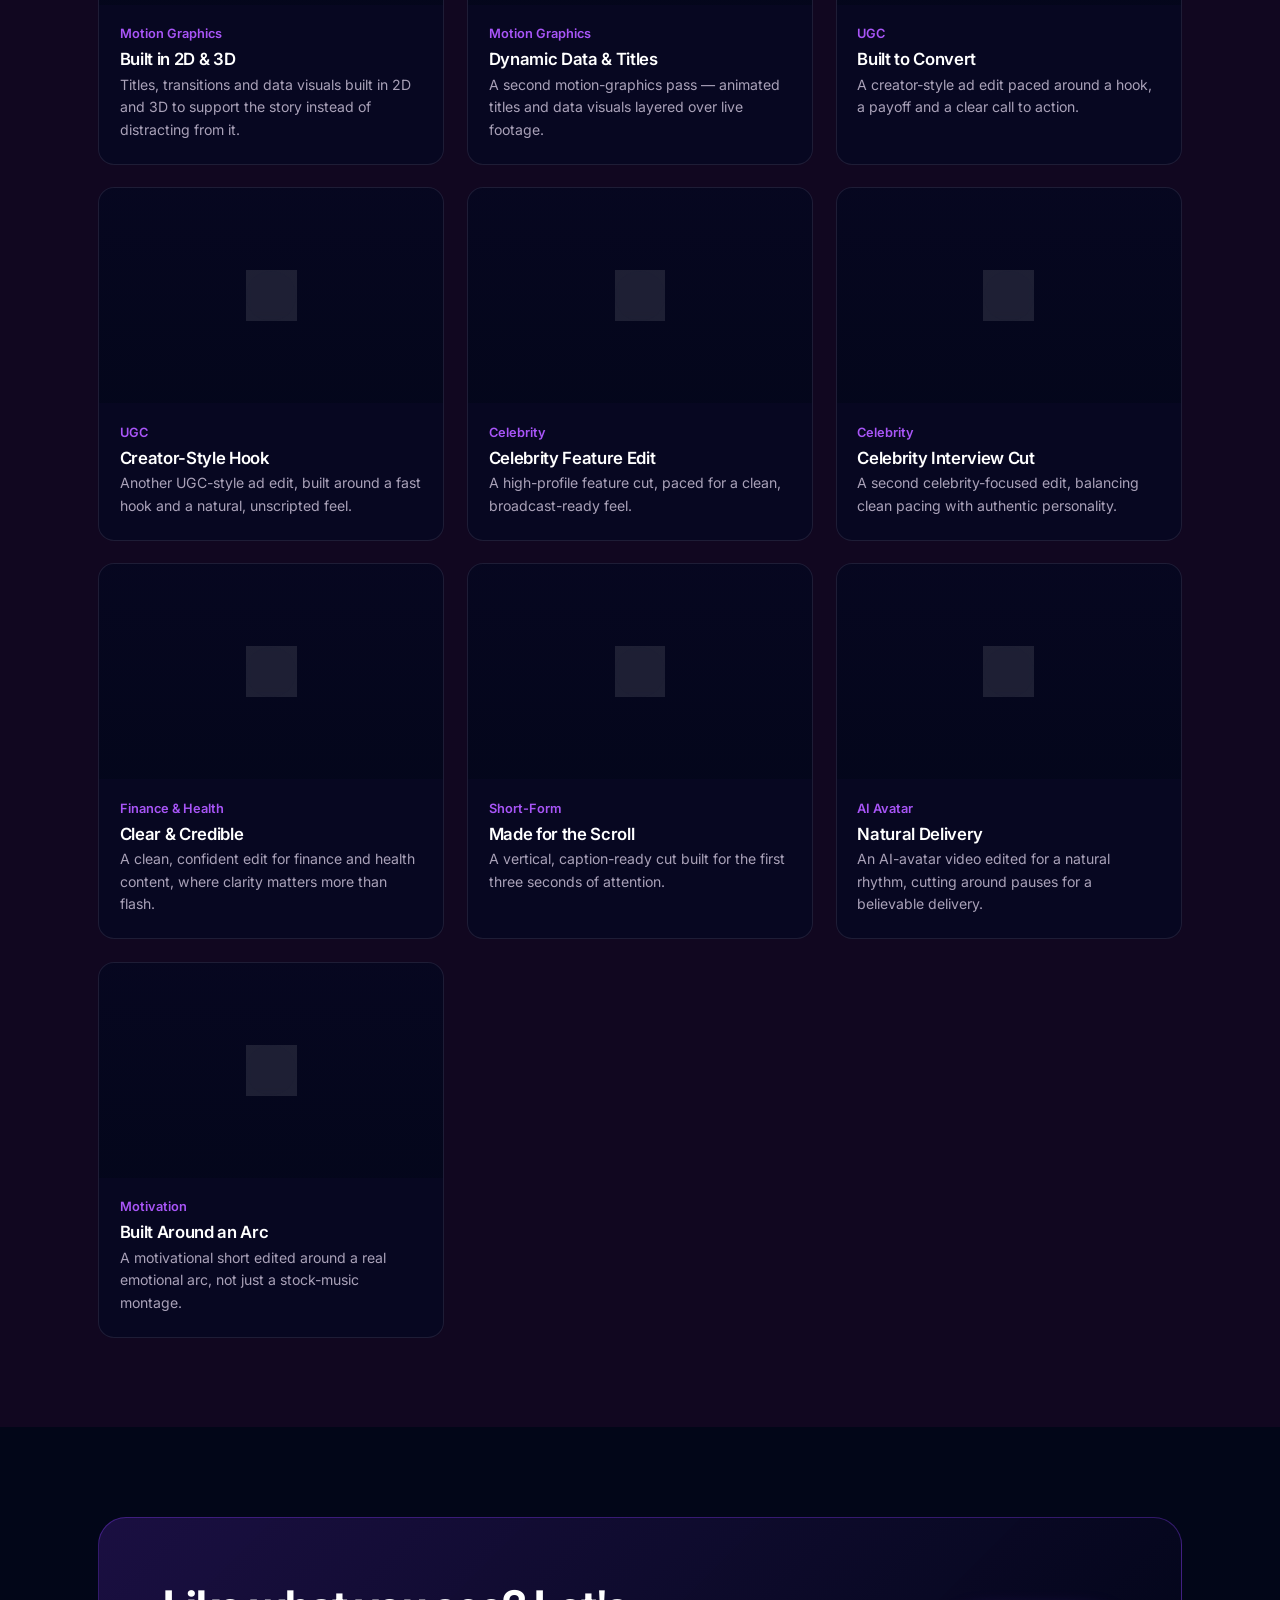
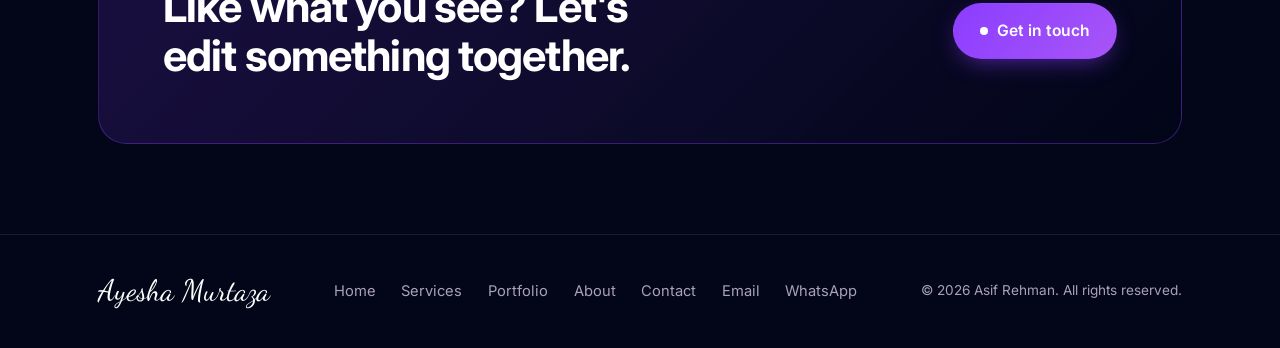
<file: portfolio.html>
<!DOCTYPE html>
<html lang="en">
<head>
<meta charset="UTF-8">
<meta name="viewport" content="width=device-width, initial-scale=1.0">
<title>Portfolio — Ayesha Murtaza</title>
<meta name="description" content="Selected video editing work across documentary, explainer, motion graphics, UGC ads, celebrity features and more — watch it play right on the page.">
<meta property="og:title" content="Ayesha Murtaza — Video Editor">
<meta property="og:description" content=" ">
<meta property="og:type" content="website">
<meta property="og:site_name" content="Ayesha Murtaza — Video Editor">
<meta name="twitter:card" content="summary">
<meta name="twitter:title" content="Ayesha Murtaza — Video Editor">
<meta name="twitter:description" content=" ">
<link rel="preconnect" href="https://fonts.googleapis.com">
<link rel="preconnect" href="https://fonts.gstatic.com" crossorigin>
<link href="https://fonts.googleapis.com/css2?family=Inter:wght@400;500;600;700;800&family=Poppins:wght@600;700&family=Dancing+Script:wght@600;700&display=swap" rel="stylesheet">
<link rel="stylesheet" href="css/style.css">
</head>
<body>
<div class="cursor-glow" aria-hidden="true"></div>

<header class="nav">
  <div class="container nav-inner">
    <a href="index.html" class="signature">Ayesha Murtaza</a>
    <nav class="nav-links" id="nav-links">
      <a href="index.html">Home</a>
      <a href="services.html">Services</a>
      <a href="portfolio.html" class="active">Portfolio</a>
      <a href="about.html">About</a>
      <a href="contact.html" class="nav-boxed">Contact</a>
    </nav>
    <button class="nav-toggle" aria-label="Toggle menu" aria-expanded="false">
      <span></span><span></span><span></span>
    </button>
  </div>
</header>

<main>
  <section class="page-header">
    <div class="container">
      <span class="eyebrow-role">Portfolio</span>
      <h1>Selected work,<br>sorted by category.</h1>
      <p class="lede">Ten editing styles, one attention-first approach — press play on any tile below and it plays right here, full YouTube controls included.</p>
    </div>
  </section>

  <section class="section" style="padding-top:0;">
    <div class="container">

      <!-- Featured spotlight — click the screen to watch the full edit inline -->
      <div class="spotlight reveal">
        <div class="spotlight-frame">
          <div class="screen" data-video="kMEwmsDH6hQ" style="background-image:url('https://img.youtube.com/vi/kMEwmsDH6hQ/hqdefault.jpg');">
            <div class="scanline"></div>
            <div class="play-btn"></div>
          </div>
        </div>
        <div class="spotlight-text">
          <span class="spotlight-tag">Featured Edit</span>
          <h3>Documentary Feature — Full Cut</h3>
          <p>The project that best shows how I approach pacing, sound design and story structure. Press play to watch the full edit.</p>
          <a href="contact.html" class="btn btn-ghost">Get an edit like this</a>
        </div>
      </div>

      <div class="filter-bar" role="group" aria-label="Filter portfolio by category">
        <button class="filter-btn active" data-filter="all">All</button>
        <button class="filter-btn" data-filter="documentary">Documentary</button>
        <button class="filter-btn" data-filter="explainer">Explainer</button>
        <button class="filter-btn" data-filter="motion">Motion Graphics</button>
        <button class="filter-btn" data-filter="ugc">UGC</button>
        <button class="filter-btn" data-filter="celebrity">Celebrity</button>
        <button class="filter-btn" data-filter="finance">Finance &amp; Health</button>
        <button class="filter-btn" data-filter="shortform">Short-Form</button>
        <button class="filter-btn" data-filter="aiavatar">AI Avatar</button>
        <button class="filter-btn" data-filter="motivation">Motivation</button>
      </div>

      <div class="grid grid-3">

        <div class="work-card reveal" style="--delay:0s" data-category="documentary">
          <div class="work-thumb" data-video="kMEwmsDH6hQ" style="background-image:url('https://img.youtube.com/vi/kMEwmsDH6hQ/hqdefault.jpg');"><div class="play-btn"></div></div>
          <div class="work-info">
            <span class="cat">Documentary</span>
            <h3>Real Stories, Real Pacing</h3>
            <p>A long-form documentary cut built around interviews and archival footage, paced to hold attention across the runtime.</p>
          </div>
        </div>

        <div class="work-card reveal" style="--delay:0.03s" data-category="documentary">
          <div class="work-thumb" data-video="a3j-1TzkL5Q" style="background-image:url('https://img.youtube.com/vi/a3j-1TzkL5Q/hqdefault.jpg');"><div class="play-btn"></div></div>
          <div class="work-info">
            <span class="cat">Documentary</span>
            <h3>A Second Documentary Cut</h3>
            <p>Another documentary-style edit, paced around the story rather than the footage.</p>
          </div>
        </div>

        <div class="work-card reveal" style="--delay:0.06s" data-category="explainer">
          <div class="work-thumb" data-video="c61MqO6Dw0A" style="background-image:url('https://img.youtube.com/vi/c61MqO6Dw0A/hqdefault.jpg');"><div class="play-btn"></div></div>
          <div class="work-info">
            <span class="cat">Explainer</span>
            <h3>Simplified &amp; Clear</h3>
            <p>A concept broken down frame by frame, using motion and sound to make a complex idea easy to follow.</p>
          </div>
        </div>

        <div class="work-card reveal" style="--delay:0.12s" data-category="motion">
          <div class="work-thumb" data-video="H6KKCB3bMEI" style="background-image:url('https://img.youtube.com/vi/H6KKCB3bMEI/hqdefault.jpg');"><div class="play-btn"></div></div>
          <div class="work-info">
            <span class="cat">Motion Graphics</span>
            <h3>Built in 2D &amp; 3D</h3>
            <p>Titles, transitions and data visuals built in 2D and 3D to support the story instead of distracting from it.</p>
          </div>
        </div>

        <div class="work-card reveal" style="--delay:0.18s" data-category="motion">
          <div class="work-thumb" data-video="54j8WZHONbU" style="background-image:url('https://img.youtube.com/vi/54j8WZHONbU/hqdefault.jpg');"><div class="play-btn"></div></div>
          <div class="work-info">
            <span class="cat">Motion Graphics</span>
            <h3>Dynamic Data &amp; Titles</h3>
            <p>A second motion-graphics pass — animated titles and data visuals layered over live footage.</p>
          </div>
        </div>

        <div class="work-card reveal" style="--delay:0.24s" data-category="ugc">
          <div class="work-thumb" data-video="lT-L9lclMrA" style="background-image:url('https://img.youtube.com/vi/lT-L9lclMrA/hqdefault.jpg');"><div class="play-btn"></div></div>
          <div class="work-info">
            <span class="cat">UGC</span>
            <h3>Built to Convert</h3>
            <p>A creator-style ad edit paced around a hook, a payoff and a clear call to action.</p>
          </div>
        </div>

        <div class="work-card reveal" style="--delay:0.3s" data-category="ugc">
          <div class="work-thumb" data-video="JTj1yfu3OdY" style="background-image:url('https://img.youtube.com/vi/JTj1yfu3OdY/hqdefault.jpg');"><div class="play-btn"></div></div>
          <div class="work-info">
            <span class="cat">UGC</span>
            <h3>Creator-Style Hook</h3>
            <p>Another UGC-style ad edit, built around a fast hook and a natural, unscripted feel.</p>
          </div>
        </div>

        <div class="work-card reveal" style="--delay:0.36s" data-category="celebrity">
          <div class="work-thumb" data-video="nS7Cuve9lZI" style="background-image:url('https://img.youtube.com/vi/nS7Cuve9lZI/hqdefault.jpg');"><div class="play-btn"></div></div>
          <div class="work-info">
            <span class="cat">Celebrity</span>
            <h3>Celebrity Feature Edit</h3>
            <p>A high-profile feature cut, paced for a clean, broadcast-ready feel.</p>
          </div>
        </div>

        <div class="work-card reveal" style="--delay:0.42s" data-category="celebrity">
          <div class="work-thumb" data-video="vseceh7S8aw" style="background-image:url('https://img.youtube.com/vi/vseceh7S8aw/hqdefault.jpg');"><div class="play-btn"></div></div>
          <div class="work-info">
            <span class="cat">Celebrity</span>
            <h3>Celebrity Interview Cut</h3>
            <p>A second celebrity-focused edit, balancing clean pacing with authentic personality.</p>
          </div>
        </div>

        <div class="work-card reveal" style="--delay:0.48s" data-category="finance">
          <div class="work-thumb" data-video="BKBfIlsr91s" style="background-image:url('https://img.youtube.com/vi/BKBfIlsr91s/hqdefault.jpg');"><div class="play-btn"></div></div>
          <div class="work-info">
            <span class="cat">Finance &amp; Health</span>
            <h3>Clear &amp; Credible</h3>
            <p>A clean, confident edit for finance and health content, where clarity matters more than flash.</p>
          </div>
        </div>

        <div class="work-card reveal" style="--delay:0.54s" data-category="shortform">
          <div class="work-thumb" data-video="xLlOTlS91J4" style="background-image:url('https://img.youtube.com/vi/xLlOTlS91J4/hqdefault.jpg');"><div class="play-btn"></div></div>
          <div class="work-info">
            <span class="cat">Short-Form</span>
            <h3>Made for the Scroll</h3>
            <p>A vertical, caption-ready cut built for the first three seconds of attention.</p>
          </div>
        </div>

        <div class="work-card reveal" style="--delay:0.6s" data-category="aiavatar">
          <div class="work-thumb" data-video="6VqjISOd15E" style="background-image:url('https://img.youtube.com/vi/6VqjISOd15E/hqdefault.jpg');"><div class="play-btn"></div></div>
          <div class="work-info">
            <span class="cat">AI Avatar</span>
            <h3>Natural Delivery</h3>
            <p>An AI-avatar video edited for a natural rhythm, cutting around pauses for a believable delivery.</p>
          </div>
        </div>

        <div class="work-card reveal" style="--delay:0.66s" data-category="motivation">
          <div class="work-thumb" data-video="QItmBHlHY7I" style="background-image:url('https://img.youtube.com/vi/QItmBHlHY7I/hqdefault.jpg');"><div class="play-btn"></div></div>
          <div class="work-info">
            <span class="cat">Motivation</span>
            <h3>Built Around an Arc</h3>
            <p>A motivational short edited around a real emotional arc, not just a stock-music montage.</p>
          </div>
        </div>

      </div>
    </div>
  </section>

  <section class="section dark-section">
    <div class="container">
      <div class="cta-banner">
        <h2>Like what you see? Let's edit something together.</h2>
        <a href="contact.html" class="btn btn-primary"><span class="play-dot"></span> Get in touch</a>
      </div>
    </div>
  </section>
</main>

<footer class="footer">
  <div class="container footer-inner">
    <span class="signature">Ayesha Murtaza</span>
    <div class="footer-links">
      <a href="index.html">Home</a>
      <a href="services.html">Services</a>
      <a href="portfolio.html">Portfolio</a>
      <a href="about.html">About</a>
      <a href="contact.html">Contact</a>
      <a href="mailto:ayeshamurtaza088@gmail.com">Email</a>
      <a href="https://wa.me/923237468934" target="_blank" rel="noopener">WhatsApp</a>
    </div>
    <small>© 2026 Asif Rehman. All rights reserved.</small>
  </div>
</footer>

<script src="js/script.js"></script>
</body>
</html>
</file>
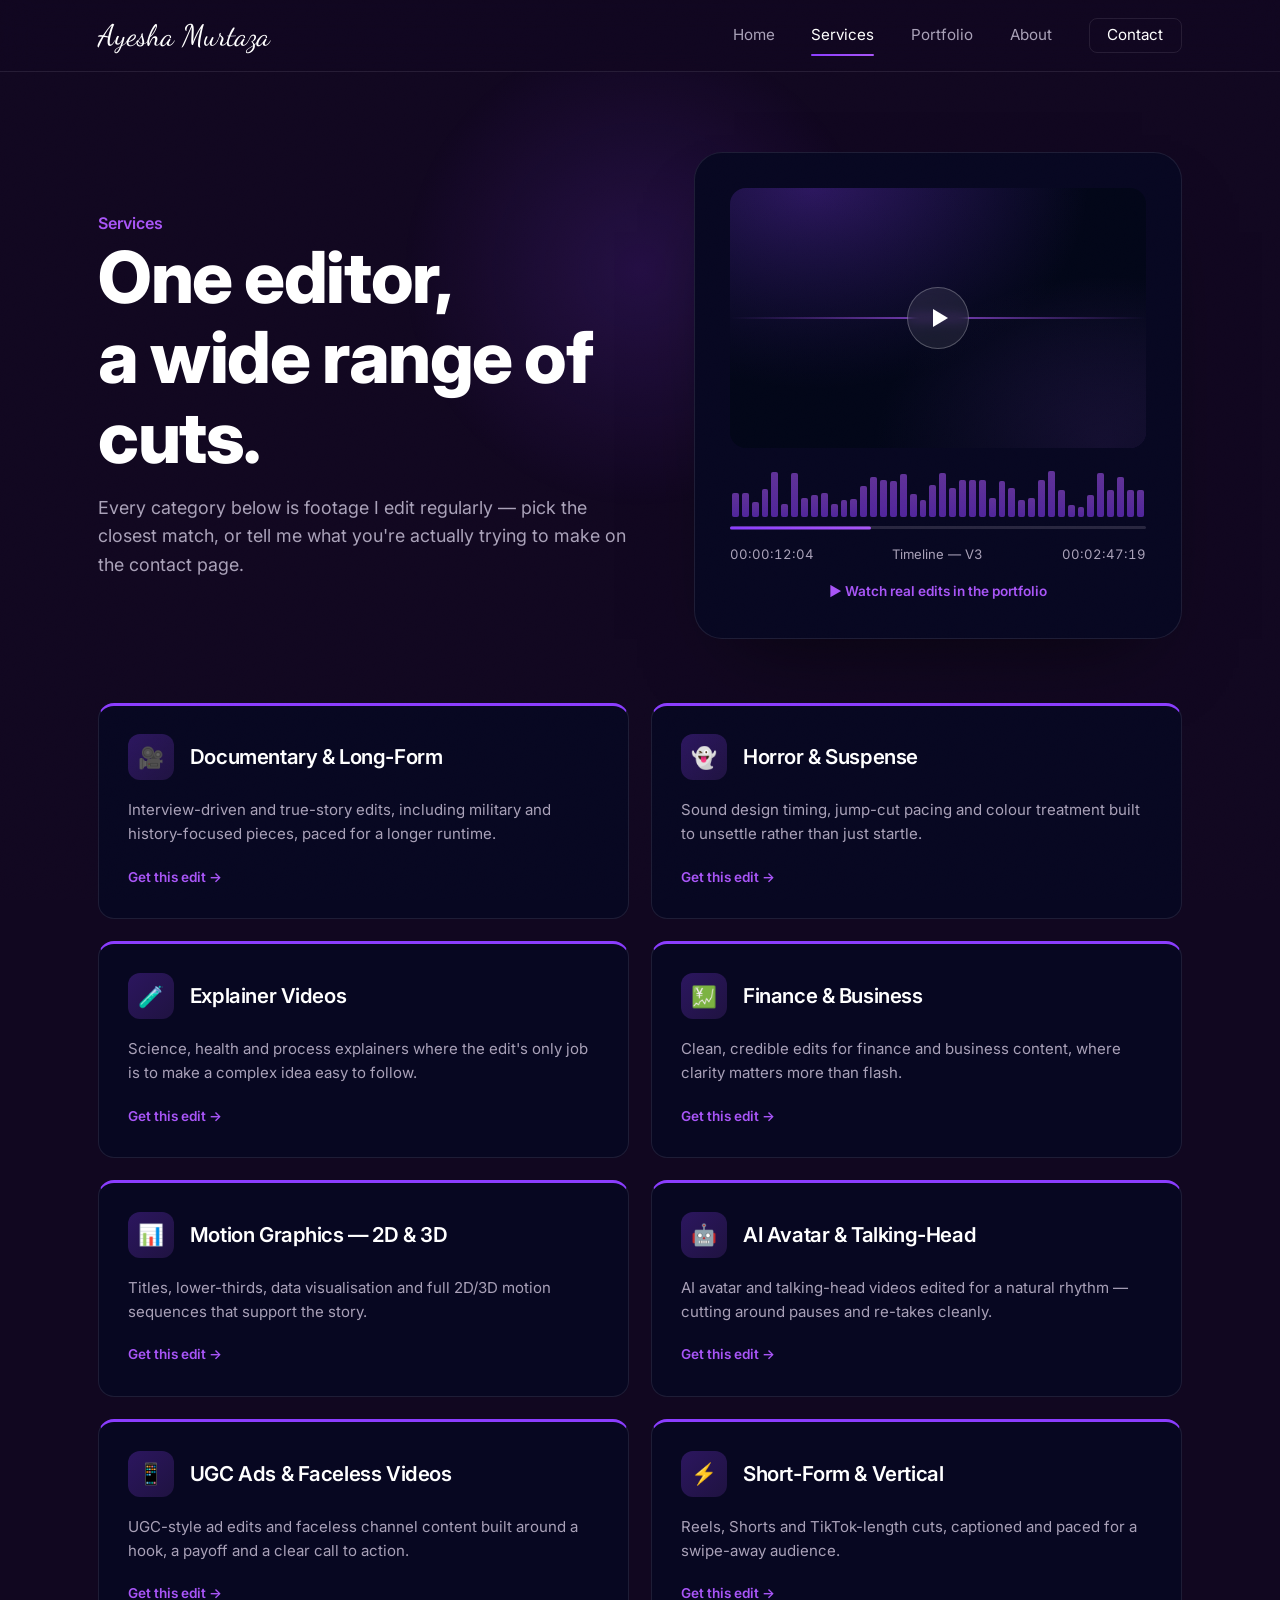
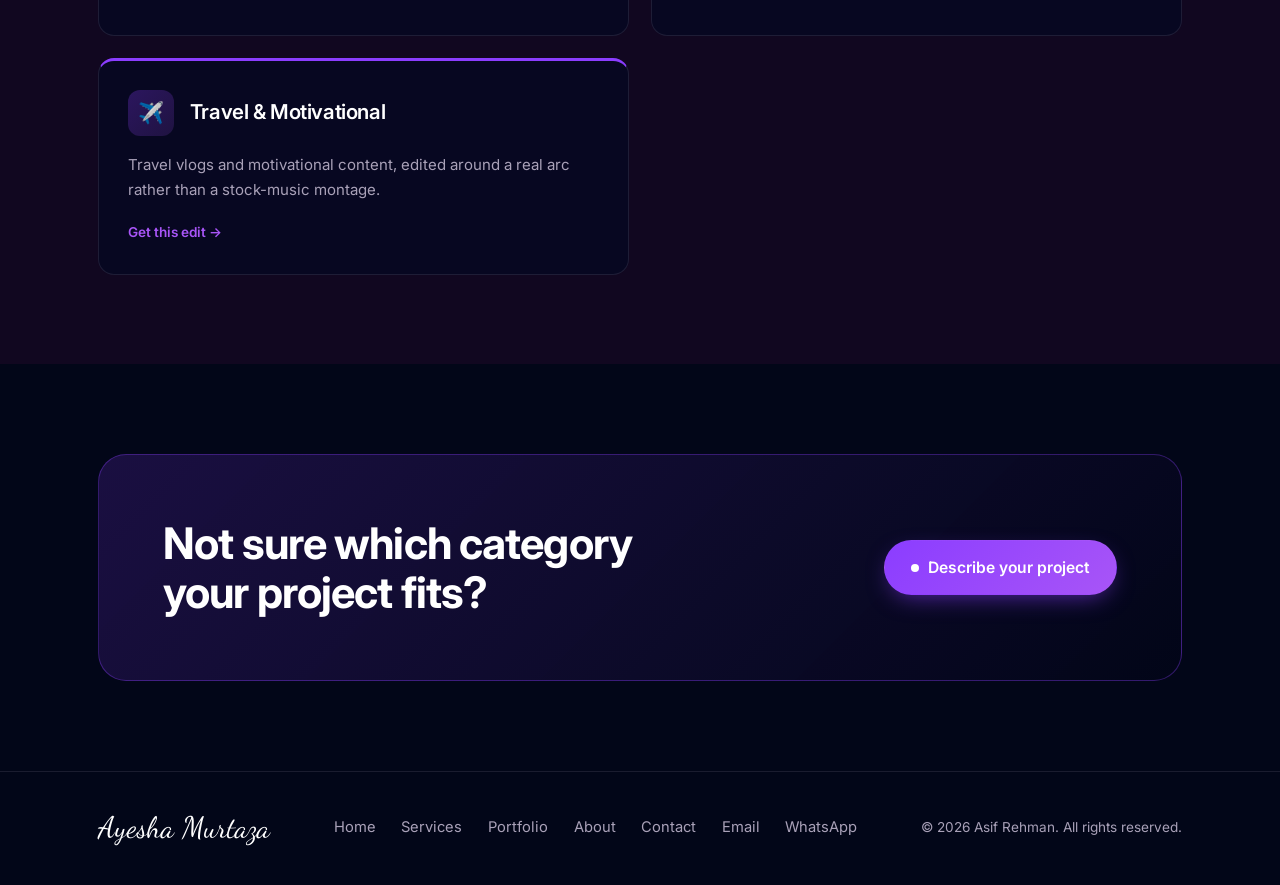
<file: services.html>
<!DOCTYPE html>
<html lang="en">
<head>
<meta charset="UTF-8">
<meta name="viewport" content="width=device-width, initial-scale=1.0">
<title>Services — Ayesha Murtaza</title>
<meta name="description" content="Video editing services: documentary, explainer, motion graphics, UGC ads, AI avatar, faceless videos and more.">
<meta property="og:title" content="Ayesha Murtaza — Video Editor">
<meta property="og:description" content=" ">
<meta property="og:type" content="website">
<meta property="og:site_name" content="Ayesha Murtaza — Video Editor">
<meta name="twitter:card" content="summary">
<meta name="twitter:title" content="Ayesha Murtaza — Video Editor">
<meta name="twitter:description" content=" ">
<link rel="preconnect" href="https://fonts.googleapis.com">
<link rel="preconnect" href="https://fonts.gstatic.com" crossorigin>
<link href="https://fonts.googleapis.com/css2?family=Inter:wght@400;500;600;700;800&family=Poppins:wght@600;700&family=Dancing+Script:wght@600;700&display=swap" rel="stylesheet">
<link rel="stylesheet" href="css/style.css">
</head>
<body>
<div class="cursor-glow" aria-hidden="true"></div>

<header class="nav">
  <div class="container nav-inner">
    <a href="index.html" class="signature">Ayesha Murtaza</a>
    <nav class="nav-links" id="nav-links">
      <a href="index.html">Home</a>
      <a href="services.html" class="active">Services</a>
      <a href="portfolio.html">Portfolio</a>
      <a href="about.html">About</a>
      <a href="contact.html" class="nav-boxed">Contact</a>
    </nav>
    <button class="nav-toggle" aria-label="Toggle menu" aria-expanded="false">
      <span></span><span></span><span></span>
    </button>
  </div>
</header>

<main>
  <section class="page-header">
    <div class="container hero-grid-new">
      <div>
        <span class="eyebrow-role">Services</span>
        <h1>One editor,<br>a wide range of cuts.</h1>
        <p class="lede">Every category below is footage I edit regularly — pick the closest match, or tell me what you're actually trying to make on the contact page.</p>
      </div>
      <a href="portfolio.html" class="timeline-visual">
        <div class="screen">
          <div class="scanline"></div>
          <div class="play-btn"></div>
        </div>
        <div class="tl-track" aria-hidden="true"></div>
        <div class="tl-playhead-row" aria-hidden="true"></div>
        <div class="tl-meta">
          <span>00:00:12:04</span>
          <span>Timeline — V3</span>
          <span>00:02:47:19</span>
        </div>
        <div class="cta-hint">▶ Watch real edits in the portfolio</div>
      </a>
    </div>
  </section>

  <section class="section" style="padding-top:1rem;">
    <div class="container">
      <div class="grid grid-2">

        <div class="skill-card reveal" style="--delay:0s">
          <div class="skill-card-top"><div class="skill-avatar">🎥</div><h3>Documentary &amp; Long-Form</h3></div>
          <p>Interview-driven and true-story edits, including military and history-focused pieces, paced for a longer runtime.</p>
          <a href="contact.html" class="learn-more">Get this edit →</a>
        </div>

        <div class="skill-card reveal" style="--delay:0.06s">
          <div class="skill-card-top"><div class="skill-avatar">👻</div><h3>Horror &amp; Suspense</h3></div>
          <p>Sound design timing, jump-cut pacing and colour treatment built to unsettle rather than just startle.</p>
          <a href="contact.html" class="learn-more">Get this edit →</a>
        </div>

        <div class="skill-card reveal" style="--delay:0.12s">
          <div class="skill-card-top"><div class="skill-avatar">🧪</div><h3>Explainer Videos</h3></div>
          <p>Science, health and process explainers where the edit's only job is to make a complex idea easy to follow.</p>
          <a href="contact.html" class="learn-more">Get this edit →</a>
        </div>

        <div class="skill-card reveal" style="--delay:0.18s">
          <div class="skill-card-top"><div class="skill-avatar">💹</div><h3>Finance &amp; Business</h3></div>
          <p>Clean, credible edits for finance and business content, where clarity matters more than flash.</p>
          <a href="contact.html" class="learn-more">Get this edit →</a>
        </div>

        <div class="skill-card reveal" style="--delay:0.24s">
          <div class="skill-card-top"><div class="skill-avatar">📊</div><h3>Motion Graphics — 2D &amp; 3D</h3></div>
          <p>Titles, lower-thirds, data visualisation and full 2D/3D motion sequences that support the story.</p>
          <a href="contact.html" class="learn-more">Get this edit →</a>
        </div>

        <div class="skill-card reveal" style="--delay:0.3s">
          <div class="skill-card-top"><div class="skill-avatar">🤖</div><h3>AI Avatar &amp; Talking-Head</h3></div>
          <p>AI avatar and talking-head videos edited for a natural rhythm — cutting around pauses and re-takes cleanly.</p>
          <a href="contact.html" class="learn-more">Get this edit →</a>
        </div>

        <div class="skill-card reveal" style="--delay:0.36s">
          <div class="skill-card-top"><div class="skill-avatar">📱</div><h3>UGC Ads &amp; Faceless Videos</h3></div>
          <p>UGC-style ad edits and faceless channel content built around a hook, a payoff and a clear call to action.</p>
          <a href="contact.html" class="learn-more">Get this edit →</a>
        </div>

        <div class="skill-card reveal" style="--delay:0.42s">
          <div class="skill-card-top"><div class="skill-avatar">⚡</div><h3>Short-Form &amp; Vertical</h3></div>
          <p>Reels, Shorts and TikTok-length cuts, captioned and paced for a swipe-away audience.</p>
          <a href="contact.html" class="learn-more">Get this edit →</a>
        </div>

        <div class="skill-card reveal" style="--delay:0.48s">
          <div class="skill-card-top"><div class="skill-avatar">✈️</div><h3>Travel &amp; Motivational</h3></div>
          <p>Travel vlogs and motivational content, edited around a real arc rather than a stock-music montage.</p>
          <a href="contact.html" class="learn-more">Get this edit →</a>
        </div>

      </div>
    </div>
  </section>

  <section class="section dark-section">
    <div class="container">
      <div class="cta-banner">
        <h2>Not sure which category your project fits?</h2>
        <a href="contact.html" class="btn btn-primary"><span class="play-dot"></span> Describe your project</a>
      </div>
    </div>
  </section>
</main>

<footer class="footer">
  <div class="container footer-inner">
    <span class="signature">Ayesha Murtaza</span>
    <div class="footer-links">
      <a href="index.html">Home</a>
      <a href="services.html">Services</a>
      <a href="portfolio.html">Portfolio</a>
      <a href="about.html">About</a>
      <a href="contact.html">Contact</a>
      <a href="mailto:ayeshamurtaza088@gmail.com">Email</a>
      <a href="https://wa.me/923237468934" target="_blank" rel="noopener">WhatsApp</a>
    </div>
    <small>© 2026 Asif Rehman. All rights reserved.</small>
  </div>
</footer>

<script src="js/script.js"></script>
</body>
</html>
</file>
<file: css/style.css>
/* ==========================================================================
   Ayesha Murtaza — Video Editor Portfolio
   Design tokens
   ========================================================================== */
:root{
  --bg:            #110720;
  --bg-dark:       #020618;
  --card:          #070721;
  --purple:        #8B3DFF;
  --purple-bright: #A855F7;
  --white:         #FFFFFF;
  --muted:         #A9A1B8;

  --border: rgba(169,161,184,0.14);
  --border-strong: rgba(139,61,255,0.35);

  --font-primary: 'Inter', sans-serif;
  --font-alt: 'Poppins', sans-serif;

  --radius-sm: 10px;
  --radius-md: 16px;
  --radius-lg: 28px;

  --container: 1180px;
  --gutter: clamp(1.25rem, 4vw, 3rem);

  --ease: cubic-bezier(.22,.61,.36,1);
}

*, *::before, *::after{ box-sizing: border-box; }

html{
  scroll-behavior: smooth;
}

@media (prefers-reduced-motion: reduce){
  html{ scroll-behavior: auto; }
  *, *::before, *::after{
    animation-duration: 0.01ms !important;
    animation-iteration-count: 1 !important;
    transition-duration: 0.01ms !important;
    scroll-behavior: auto !important;
  }
}

body{
  margin:0;
  background: var(--bg);
  color: var(--white);
  font-family: var(--font-primary);
  font-size: 16px;
  line-height: 1.6;
  -webkit-font-smoothing: antialiased;
  overflow-x: hidden;
  position: relative;
}

/* subtle film-grain texture over everything, purely decorative & cheap */
body::before{
  content:"";
  position: fixed;
  inset:0;
  pointer-events:none;
  z-index: 999;
  opacity: 0.035;
  background-image: url("data:image/svg+xml,%3Csvg xmlns='http://www.w3.org/2000/svg' width='120' height='120'%3E%3Cfilter id='n'%3E%3CfeTurbulence type='fractalNoise' baseFrequency='0.9' numOctaves='2' stitchTiles='stitch'/%3E%3C/filter%3E%3Crect width='100%25' height='100%25' filter='url(%23n)'/%3E%3C/svg%3E");
  mix-blend-mode: overlay;
}

/* cursor glow — follows pointer, answers user's own movement */
.cursor-glow{
  position: fixed;
  width: 480px;
  height: 480px;
  border-radius: 50%;
  pointer-events: none;
  z-index: 0;
  background: radial-gradient(circle, rgba(139,61,255,0.16) 0%, rgba(139,61,255,0) 70%);
  transform: translate(-50%,-50%);
  left: var(--x, 50%);
  top: var(--y, 30%);
  transition: opacity .3s ease;
}

img{ max-width:100%; display:block; }
a{ color: inherit; text-decoration: none; }
ul{ list-style:none; margin:0; padding:0; }

.container{
  max-width: var(--container);
  margin-inline: auto;
  padding-inline: var(--gutter);
  position: relative;
  z-index: 1;
}

section{ position: relative; z-index: 1; }

::selection{ background: var(--purple); color:var(--white); }

/* focus visibility */
a:focus-visible, button:focus-visible, input:focus-visible, textarea:focus-visible{
  outline: 2px solid var(--purple-bright);
  outline-offset: 3px;
  border-radius: 4px;
}

/* ==========================================================================
   Typography
   ========================================================================== */
h1,h2,h3,h4{
  font-family: var(--font-primary);
  color: var(--white);
  line-height: 1.12;
  margin: 0;
  letter-spacing: -0.02em;
}
h1{ font-weight: 800; font-size: clamp(2.6rem, 5.6vw, 5.2rem); }
h2{ font-weight: 700; font-size: clamp(1.9rem, 3.4vw, 2.75rem); }
h3{ font-weight: 600; font-size: clamp(1.15rem, 1.6vw, 1.4rem); }

p{ margin:0; color: var(--muted); }
.lede{ font-size: clamp(1.05rem, 1.4vw, 1.25rem); max-width: 62ch; }

.section-tag{
  font-size: 0.95rem;
  color: var(--purple-bright);
  font-weight: 600;
  margin-bottom: 0.9rem;
  display:block;
}

.section-head{
  max-width: 640px;
  margin-bottom: clamp(2.5rem, 5vw, 4rem);
}
.section-head p{ margin-top: 1rem; }

/* ==========================================================================
   Buttons
   ========================================================================== */
.btn{
  display: inline-flex;
  align-items:center;
  gap: 0.6rem;
  padding: 0.9rem 1.6rem;
  border-radius: 999px;
  font-weight: 600;
  font-size: 0.98rem;
  border: 1px solid transparent;
  cursor: pointer;
  transition: transform .35s var(--ease), background .3s ease, border-color .3s ease, box-shadow .3s ease;
  white-space: nowrap;
}
.btn-primary{
  background: linear-gradient(135deg, var(--purple), var(--purple-bright));
  color: var(--white);
  box-shadow: 0 8px 24px -8px rgba(139,61,255,0.65);
}
.btn-primary:hover{ transform: translateY(-2px); box-shadow: 0 12px 28px -8px rgba(168,85,247,0.75); }

.btn-ghost{
  background: transparent;
  border-color: var(--border);
  color: var(--white);
}
.btn-ghost:hover{ border-color: var(--border-strong); background: rgba(139,61,255,0.08); }

.btn .play-dot{
  width: 8px; height: 8px; border-radius: 50%;
  background: currentColor;
  flex-shrink:0;
}

/* ==========================================================================
   Navbar
   ========================================================================== */
.nav{
  position: sticky;
  top:0;
  z-index: 200;
  backdrop-filter: blur(14px);
  background: rgba(17,7,32,0.72);
  border-bottom: 1px solid var(--border);
}
.nav-inner{
  display:flex;
  align-items:center;
  justify-content: space-between;
  padding-block: 1.15rem;
}
.brand{
  font-weight: 800;
  font-size: 1.05rem;
  display:flex;
  align-items:center;
  gap:0.55rem;
}
.brand-mark{
  width: 30px; height: 30px;
  border-radius: 8px;
  background: linear-gradient(135deg, var(--purple), var(--purple-bright));
  display:flex; align-items:center; justify-content:center;
  font-size: 0.85rem;
}
.nav-links{
  display:flex;
  gap: 2.1rem;
  align-items:center;
}
.nav-links a{
  font-size: 0.95rem;
  color: var(--muted);
  position: relative;
  padding-block: 0.25rem;
  transition: color .25s ease;
}
.nav-links a:hover{ color: var(--white); }
.nav-links a.active{ color: var(--white); }
.nav-links a.active::after{
  content:"";
  position:absolute; left:0; right:0; bottom:-4px;
  height:2px;
  background: linear-gradient(90deg, var(--purple), var(--purple-bright));
  border-radius: 2px;
}
.nav-cta{ display:flex; align-items:center; gap:0.9rem; }
.nav-toggle{
  display:none;
  background:none; border:none; color:var(--white);
  width: 40px; height:40px;
  cursor:pointer;
}
.nav-toggle span{
  display:block; width:22px; height:2px; background:var(--white);
  margin: 5px auto; transition: transform .3s ease, opacity .3s ease;
}

@media (max-width: 880px){
  .nav-links{
    position: fixed;
    inset: 72px 0 0 0;
    background: var(--bg-dark);
    flex-direction: column;
    justify-content: flex-start;
    padding: 2.5rem var(--gutter);
    gap: 1.6rem;
    transform: translateX(100%);
    transition: transform .4s var(--ease);
    height: calc(100vh - 72px);
  }
  .nav-links.open{ transform: translateX(0); }
  .nav-links a{ font-size: 1.2rem; }
  .nav-toggle{ display:block; }
  body.nav-open{ overflow:hidden; }
}

/* ==========================================================================
   Hero + timeline scrubber (the one bold moment)
   ========================================================================== */
.hero{
  padding-block: clamp(3.5rem, 9vw, 6.5rem) clamp(2.5rem, 6vw, 4rem);
  overflow:hidden;
}
.hero-grid{
  display:grid;
  grid-template-columns: 1.1fr 0.9fr;
  gap: clamp(2rem, 5vw, 4rem);
  align-items:center;
}
@media (max-width: 940px){
  .hero-grid{ grid-template-columns: 1fr; }
}
.eyebrow-role{
  color: var(--purple-bright);
  font-weight: 600;
  margin-bottom: 1.1rem;
}
.hero h1{ margin-bottom: 1.3rem; }
.hero .lede{ margin-bottom: 2.2rem; }
.hero-actions{ display:flex; gap: 1rem; flex-wrap: wrap; }

/* timeline visual: a stylised editing-suite scrubber */
.timeline-visual{
  position: relative;
  background: var(--card);
  border: 1px solid var(--border);
  border-radius: var(--radius-lg);
  padding: clamp(1.4rem, 3vw, 2.2rem);
  box-shadow: 0 40px 80px -40px rgba(0,0,0,0.6);
}
.timeline-visual .screen{
  aspect-ratio: 16/10;
  border-radius: var(--radius-md);
  background:
    radial-gradient(120% 140% at 20% 0%, rgba(139,61,255,0.35), transparent 55%),
    radial-gradient(100% 120% at 90% 100%, rgba(168,85,247,0.28), transparent 55%),
    var(--bg-dark);
  position: relative;
  overflow:hidden;
  display:flex; align-items:center; justify-content:center;
}
.screen .play-btn{
  width: 62px; height: 62px;
  border-radius: 50%;
  background: rgba(255,255,255,0.08);
  border: 1px solid rgba(255,255,255,0.25);
  display:flex; align-items:center; justify-content:center;
  backdrop-filter: blur(6px);
  z-index: 2;
}
.screen .play-btn::after{
  content:"";
  border-style: solid;
  border-width: 9px 0 9px 15px;
  border-color: transparent transparent transparent var(--white);
  margin-left: 4px;
}
.screen .scanline{
  position:absolute; left:0; right:0; height:2px;
  background: linear-gradient(90deg, transparent, var(--purple-bright), transparent);
  opacity:0.7;
  animation: scan 5s linear infinite;
}
@keyframes scan{
  0%{ top:0%; }
  100%{ top:100%; }
}

.tl-track{
  margin-top: 1.4rem;
  display:flex;
  align-items:flex-end;
  gap: 3px;
  height: 46px;
  padding: 0 2px;
}
.tl-track span{
  flex:1;
  background: linear-gradient(180deg, var(--purple-bright), var(--purple));
  opacity: 0.55;
  border-radius: 2px;
  animation: wave 2.4s ease-in-out infinite;
}
@keyframes wave{
  0%, 100%{ transform: scaleY(0.35); opacity:0.45;}
  50%{ transform: scaleY(1); opacity:0.9; }
}
.tl-meta{
  display:flex; justify-content:space-between;
  margin-top: 0.9rem;
  font-size: 0.82rem;
  color: var(--muted);
  font-variant-numeric: tabular-nums;
}
.tl-playhead-row{
  position: relative;
  height: 3px;
  background: rgba(169,161,184,0.2);
  border-radius: 2px;
  margin-top: 0.6rem;
}
.tl-playhead-row::before{
  content:"";
  position:absolute; left:0; top:50%;
  transform: translateY(-50%);
  width: 34%;
  height:100%;
  background: linear-gradient(90deg, var(--purple), var(--purple-bright));
  border-radius:2px;
  animation: scrub 6s ease-in-out infinite;
}
@keyframes scrub{
  0%{ width: 6%; }
  50%{ width: 62%; }
  100%{ width: 6%; }
}

/* ==========================================================================
   Marquee — scrolling skill tags
   ========================================================================== */
.marquee-wrap{
  border-top: 1px solid var(--border);
  border-bottom: 1px solid var(--border);
  padding-block: 1.4rem;
  overflow:hidden;
  background: var(--bg-dark);
}
.marquee{
  display:flex;
  gap: 2.5rem;
  width: max-content;
  animation: marquee 32s linear infinite;
}
.marquee-wrap:hover .marquee{ animation-play-state: paused; }
@keyframes marquee{
  from{ transform: translateX(0); }
  to{ transform: translateX(-50%); }
}
.marquee span{
  font-family: var(--font-alt);
  color: var(--muted);
  font-size: 0.95rem;
  white-space: nowrap;
  display:flex; align-items:center; gap:0.6rem;
}
.marquee span::before{
  content:"";
  width:5px; height:5px; border-radius:50%;
  background: var(--purple-bright);
}

/* ==========================================================================
   Cards / grids
   ========================================================================== */
.grid{ display:grid; gap: 1.4rem; }
.grid-3{ grid-template-columns: repeat(3, 1fr); }
.grid-2{ grid-template-columns: repeat(2, 1fr); }
@media (max-width: 940px){
  .grid-3{ grid-template-columns: repeat(2,1fr); }
}
@media (max-width: 640px){
  .grid-3, .grid-2{ grid-template-columns: 1fr; }
}

.card{
  background: var(--card);
  border: 1px solid var(--border);
  border-radius: var(--radius-md);
  padding: 1.9rem;
  transition: border-color .3s ease, transform .3s ease, background .3s ease;
}
.card:hover{
  border-color: var(--border-strong);
  transform: translateY(-4px);
}
.card .icon-badge{
  width: 44px; height:44px;
  border-radius: 12px;
  background: rgba(139,61,255,0.14);
  color: var(--purple-bright);
  display:flex; align-items:center; justify-content:center;
  margin-bottom: 1.3rem;
  font-size: 1.15rem;
}
.card h3{ margin-bottom: 0.55rem; }
.card p{ font-size: 0.95rem; }

.dark-section{ background: var(--bg-dark); }
.section{ padding-block: clamp(3.5rem, 7vw, 6rem); }

/* CTA banner */
.cta-banner{
  border-radius: var(--radius-lg);
  padding: clamp(2.4rem, 6vw, 4rem);
  background: linear-gradient(135deg, rgba(139,61,255,0.18), rgba(2,6,24,0.4));
  border: 1px solid var(--border-strong);
  display:flex;
  flex-wrap:wrap;
  align-items:center;
  justify-content: space-between;
  gap: 1.6rem;
}
.cta-banner h2{ max-width: 480px; }

/* Footer */
.footer{
  border-top: 1px solid var(--border);
  padding-block: 2.6rem;
  background: var(--bg-dark);
}
.footer-inner{
  display:flex;
  flex-wrap:wrap;
  justify-content: space-between;
  gap: 1.5rem;
  align-items:center;
}
.footer-links{ display:flex; gap:1.6rem; flex-wrap:wrap; }
.footer-links a{ color: var(--muted); font-size:0.92rem; }
.footer-links a:hover{ color: var(--white); }
.footer small{ color: var(--muted); font-size: 0.85rem; }

/* ==========================================================================
   Page header (used on inner pages)
   ========================================================================== */
.page-header{
  padding-block: clamp(3rem, 7vw, 5rem) clamp(2rem, 4vw, 3rem);
}
.page-header .eyebrow-role{ margin-bottom:1rem; }
.page-header p{ margin-top: 1rem; }

/* ==========================================================================
   Services page specifics
   ========================================================================== */
.service-row{
  display:grid;
  grid-template-columns: 0.5fr 1.5fr 1fr;
  gap: 1.5rem;
  align-items:start;
  padding-block: 1.8rem;
  border-top: 1px solid var(--border);
}
.service-row:last-child{ border-bottom: 1px solid var(--border); }
.service-row .num{ color: var(--purple-bright); font-weight:700; font-family: var(--font-alt); }
.service-row h3{ margin-bottom: 0.5rem; }
.service-row .tags{ display:flex; flex-wrap:wrap; gap:0.5rem; }
.service-row .tags span{
  font-size: 0.78rem;
  color: var(--muted);
  border: 1px solid var(--border);
  padding: 0.3rem 0.7rem;
  border-radius: 999px;
}
@media (max-width: 780px){
  .service-row{ grid-template-columns: 1fr; gap: 0.7rem; }
}

/* ==========================================================================
   Portfolio page specifics
   ========================================================================== */
.filter-bar{
  display:flex;
  flex-wrap:wrap;
  gap: 0.7rem;
  margin-bottom: 2.4rem;
}
.filter-btn{
  border:1px solid var(--border);
  background: transparent;
  color: var(--muted);
  padding: 0.5rem 1.05rem;
  border-radius: 999px;
  font-size: 0.88rem;
  cursor:pointer;
  transition: all .25s ease;
}
.filter-btn:hover{ border-color: var(--border-strong); color:var(--white); }
.filter-btn.active{
  background: linear-gradient(135deg, var(--purple), var(--purple-bright));
  border-color: transparent;
  color: var(--white);
}

.work-card{
  display: block;
  border-radius: var(--radius-md);
  overflow:hidden;
  border: 1px solid var(--border);
  background: var(--card);
  transition: transform .35s var(--ease), border-color .3s ease;
}
.work-card:hover{ transform: translateY(-5px); border-color: var(--border-strong); }
.work-thumb{
  aspect-ratio: 16/10;
  position:relative;
  display:flex; align-items:center; justify-content:center;
  overflow:hidden;
}
.work-thumb .play-btn{
  width: 50px; height:50px; border-radius:50%;
  background: rgba(255,255,255,0.1);
  border:1px solid rgba(255,255,255,0.3);
  display:flex; align-items:center; justify-content:center;
  backdrop-filter: blur(4px);
  z-index:2;
  transition: transform .3s ease, background .3s ease;
}
.work-card:hover .play-btn{ transform: scale(1.1); background: rgba(255,255,255,0.18); }
.work-thumb .play-btn::after{
  content:""; border-style:solid; border-width:7px 0 7px 12px;
  border-color: transparent transparent transparent var(--white);
  margin-left:3px;
}
.work-info{ padding: 1.2rem 1.3rem 1.4rem; }
.work-info .cat{ color: var(--purple-bright); font-size:0.8rem; font-weight:600; margin-bottom:0.35rem; display:block; }
.work-info h3{ font-size: 1.05rem; margin-bottom: 0.3rem; }
.work-info p{ font-size: 0.88rem; }

/* thumbnail placeholder gradients — swap for real posters/video embeds later */
.thumb-1{ background: radial-gradient(120% 140% at 15% 10%, #8B3DFF66, transparent 60%), linear-gradient(160deg,#1b0d33,#070721); }
.thumb-2{ background: radial-gradient(120% 140% at 85% 15%, #A855F766, transparent 60%), linear-gradient(160deg,#12081f,#020618); }
.thumb-3{ background: radial-gradient(120% 140% at 30% 90%, #8B3DFF55, transparent 60%), linear-gradient(200deg,#0d0620,#070721); }
.thumb-4{ background: radial-gradient(120% 140% at 80% 80%, #A855F755, transparent 60%), linear-gradient(200deg,#150a28,#020618); }

/* ==========================================================================
   About page specifics
   ========================================================================== */
.about-grid{
  display:grid;
  grid-template-columns: 0.85fr 1.15fr;
  gap: clamp(2rem, 5vw, 4rem);
  align-items:center;
}
@media (max-width: 900px){ .about-grid{ grid-template-columns:1fr; } }
.portrait-frame{
  aspect-ratio: 4/5;
  border-radius: var(--radius-lg);
  background:
    radial-gradient(120% 140% at 20% 0%, rgba(139,61,255,0.4), transparent 55%),
    radial-gradient(100% 120% at 90% 100%, rgba(168,85,247,0.3), transparent 55%),
    var(--card);
  border: 1px solid var(--border);
  display:flex; align-items:center; justify-content:center;
  color: var(--muted);
  font-size: 0.9rem;
  text-align:center;
  padding: 2rem;
}
.stat-row{ display:flex; gap: clamp(1.5rem,4vw,3rem); margin-top: 2rem; flex-wrap:wrap; }
.stat-row .stat h3{ font-size: 2.1rem; color: var(--purple-bright); }
.stat-row .stat span{ color: var(--muted); font-size: 0.88rem; }

.process-step{
  display:grid;
  grid-template-columns: 60px 1fr;
  gap: 1.2rem;
  padding-block: 1.6rem;
  border-top: 1px solid var(--border);
}
.process-step:last-child{ border-bottom: 1px solid var(--border); }
.process-step .step-num{
  font-family: var(--font-alt);
  font-weight:700;
  color: var(--purple-bright);
  font-size: 1.1rem;
}

/* ==========================================================================
   Contact page specifics
   ========================================================================== */
.contact-grid{
  display:grid;
  grid-template-columns: 1fr 1.1fr;
  gap: clamp(2rem, 5vw, 3.5rem);
  align-items:flex-start;
}
@media (max-width: 900px){ .contact-grid{ grid-template-columns: 1fr; } }

.contact-method{
  display:flex;
  align-items:center;
  gap: 1rem;
  padding: 1.1rem 0;
  border-top: 1px solid var(--border);
}
.contact-method:last-child{ border-bottom: 1px solid var(--border); }
.contact-method .icon-badge{ margin-bottom:0; flex-shrink:0; }
.contact-method .label{ font-size: 0.82rem; color: var(--muted); }
.contact-method .value{ font-weight:600; }

.form-field{ margin-bottom: 1.3rem; }
.form-field label{ display:block; font-size:0.88rem; color: var(--muted); margin-bottom: 0.5rem; }
.form-field input, .form-field textarea, .form-field select{
  width:100%;
  background: var(--card);
  border: 1px solid var(--border);
  border-radius: var(--radius-sm);
  padding: 0.85rem 1rem;
  color: var(--white);
  font-family: var(--font-primary);
  font-size: 0.95rem;
  transition: border-color .25s ease;
}
.form-field input:focus, .form-field textarea:focus, .form-field select:focus{
  border-color: var(--border-strong);
  outline:none;
}
.form-field textarea{ resize: vertical; min-height: 130px; }
.form-note{ font-size: 0.82rem; color: var(--muted); margin-top: 1rem; }

/* utility */
.mt-lg{ margin-top: clamp(2.5rem,5vw,4rem); }
.text-center{ text-align:center; margin-inline:auto; }

/* ==========================================================================
   v2 — signature header, avatar hero, skill/work cards, reveal animation,
   portfolio spotlight, new about + contact layouts
   ========================================================================== */

/* ---- Signature header ---- */
.nav-inner{ position:relative; }
.signature{
  font-family: 'Dancing Script', cursive;
  font-size: 1.85rem;
  color: var(--white);
  line-height:1;
}
.nav-links{ gap: 2.3rem; }
.nav-boxed{
  border: 1px solid var(--border);
  padding: 0.5rem 1.1rem;
  border-radius: 8px;
  color: var(--white) !important;
  transition: border-color .25s ease, background .25s ease;
}
.nav-boxed:hover{ border-color: var(--border-strong); background: rgba(139,61,255,0.08); }
.nav-links a.nav-boxed.active::after{ display:none; }
@media (max-width: 880px){
  .nav-boxed{ display:inline-block; }
}

/* ---- Reveal-on-scroll (used sparingly, on grids of repeated items) ---- */
.reveal{
  opacity:0;
  transform: translateY(22px);
  transition: opacity .7s var(--ease), transform .7s var(--ease);
  transition-delay: var(--delay, 0s);
}
.reveal.in-view{ opacity:1; transform: translateY(0); }
@media (prefers-reduced-motion: reduce){
  .reveal{ opacity:1; transform:none; transition:none; }
}

/* ---- New hero: intro bubble + headline + avatar ---- */
.hero-grid-new{
  display:grid;
  grid-template-columns: 1.05fr 0.95fr;
  gap: clamp(2rem, 5vw, 3.5rem);
  align-items:center;
}
@media (max-width: 940px){ .hero-grid-new{ grid-template-columns: 1fr; } }

.intro-bubble{ position:relative; display:inline-flex; margin-bottom: 1.6rem; }
.bubble-pill{
  display:inline-flex;
  align-items:center;
  gap:0.5rem;
  background: var(--card);
  border: 1px solid var(--border);
  padding: 0.55rem 1.1rem;
  border-radius: 999px;
  font-size: 0.9rem;
  color: var(--muted);
}
.bubble-pill strong{ color: var(--white); font-weight:600; }
.bubble-arrow{
  position:absolute;
  left: calc(100% + 6px);
  top: 55%;
  width: 64px;
  height: 40px;
  color: var(--muted);
  display:none;
}
@media (min-width: 941px){ .bubble-arrow{ display:block; } }

.hero h1 .highlight{
  color: var(--purple-bright);
  text-decoration: underline wavy var(--purple);
  text-decoration-thickness: 3px;
  text-underline-offset: 6px;
}

.hero-avatar{
  position: relative;
  display:flex;
  align-items:center;
  justify-content:center;
  min-height: 340px;
}
.avatar-glow{
  position:absolute;
  width: 320px; height: 320px;
  border-radius: 50%;
  background: radial-gradient(circle, rgba(139,61,255,0.35), transparent 70%);
  filter: blur(4px);
  z-index:0;
  animation: pulse-glow 5s ease-in-out infinite;
}
@keyframes pulse-glow{
  0%,100%{ transform: scale(1); opacity:0.8; }
  50%{ transform: scale(1.08); opacity:1; }
}
.hero-avatar svg{ position:relative; z-index:1; width: min(340px, 80%); height:auto; }

.floating-chip{
  position:absolute;
  z-index:2;
  width: 46px; height:46px;
  border-radius: 14px;
  background: var(--card);
  border: 1px solid var(--border);
  display:flex; align-items:center; justify-content:center;
  font-size: 1.3rem;
  animation: float-chip 4.5s ease-in-out infinite;
  box-shadow: 0 12px 26px -10px rgba(0,0,0,0.55);
}
.chip-1{ top: 8%; left: 4%; animation-delay: 0s; }
.chip-2{ bottom: 14%; left: -2%; animation-delay: 1.2s; }
.chip-3{ top: 12%; right: 2%; animation-delay: 2.1s; }
@keyframes float-chip{
  0%,100%{ transform: translateY(0) rotate(0deg); }
  50%{ transform: translateY(-14px) rotate(-6deg); }
}
@media (prefers-reduced-motion: reduce){
  .avatar-glow, .floating-chip{ animation:none; }
}
@media (max-width: 640px){
  .floating-chip{ width:38px; height:38px; font-size:1.05rem; }
}

/* ---- Skill / work-experience style cards (home + services) ---- */
.skill-card{
  background: var(--card);
  border: 1px solid var(--border);
  border-top: 3px solid var(--purple);
  border-radius: var(--radius-md);
  padding: 1.8rem;
  transition: transform .35s var(--ease), border-color .3s ease, box-shadow .3s ease;
}
.skill-card:hover{
  transform: translateY(-6px);
  border-color: var(--border-strong);
  box-shadow: 0 20px 45px -25px rgba(139,61,255,0.55);
}
.skill-card-top{
  display:flex;
  align-items:center;
  gap: 1rem;
  margin-bottom: 1.1rem;
}
.skill-avatar{
  width: 46px; height:46px;
  border-radius: 12px;
  background: linear-gradient(135deg, rgba(139,61,255,0.28), rgba(168,85,247,0.15));
  display:flex; align-items:center; justify-content:center;
  font-size: 1.3rem;
  flex-shrink:0;
}
.skill-card h3{ margin-bottom: 0; }
.skill-card p{ font-size: 0.94rem; margin-bottom: 1.1rem; }
.learn-more{
  font-size: 0.85rem;
  font-weight: 600;
  color: var(--purple-bright);
  display:inline-flex;
  align-items:center;
  gap: 0.35rem;
  transition: gap .25s ease;
}
.learn-more:hover{ gap: 0.6rem; }

/* ---- Portfolio: featured spotlight ---- */
.spotlight{
  display:grid;
  grid-template-columns: 1fr 1fr;
  gap: clamp(2rem, 5vw, 3.5rem);
  align-items:center;
  margin-bottom: clamp(3rem, 6vw, 5rem);
}
@media (max-width: 900px){ .spotlight{ grid-template-columns:1fr; } }
.spotlight-frame{
  border-radius: var(--radius-lg);
  border: 1px solid var(--border);
  background: var(--card);
  padding: 1.2rem;
  box-shadow: 0 40px 90px -45px rgba(0,0,0,0.7);
}
.spotlight-frame .screen{
  aspect-ratio: 16/10;
  border-radius: var(--radius-md);
  position:relative;
  overflow:hidden;
  background:
    radial-gradient(120% 140% at 15% 0%, rgba(139,61,255,0.4), transparent 55%),
    radial-gradient(100% 120% at 90% 100%, rgba(168,85,247,0.3), transparent 55%),
    var(--bg-dark);
  display:flex; align-items:center; justify-content:center;
}
.spotlight-tag{
  display:inline-block;
  color: var(--purple-bright);
  font-weight:600;
  font-size:0.9rem;
  margin-bottom: 0.9rem;
}
.spotlight-text h3{ margin-bottom: 1rem; }
.spotlight-text p{ margin-bottom: 1.6rem; }

/* ---- About v2 ---- */
.about-hero{
  text-align:left;
  max-width: 780px;
}
.about-hero .lede{ margin-top: 1.2rem; }
.chip-row{ display:flex; flex-wrap:wrap; gap: 0.6rem; margin-top: 1.8rem; }
.chip-row span{
  border: 1px solid var(--border);
  padding: 0.45rem 0.95rem;
  border-radius: 999px;
  font-size: 0.85rem;
  color: var(--muted);
}

.counter-row{
  display:grid;
  grid-template-columns: repeat(3, 1fr);
  gap: 1.5rem;
  margin-top: clamp(2.5rem, 5vw, 4rem);
}
@media (max-width: 700px){ .counter-row{ grid-template-columns: 1fr; } }
.counter-card{
  background: var(--card);
  border:1px solid var(--border);
  border-radius: var(--radius-md);
  padding: 1.8rem;
  text-align:center;
}
.counter-card .count{
  font-size: 2.6rem;
  font-weight:800;
  color: var(--purple-bright);
  font-variant-numeric: tabular-nums;
}
.counter-card span{ color: var(--muted); font-size: 0.88rem; }

.vtimeline{ position:relative; max-width: 720px; margin-inline:auto; }
.vtimeline::before{
  content:"";
  position:absolute;
  left: 21px; top:0; bottom:0;
  width: 2px;
  background: var(--border);
}
.vstep{
  position:relative;
  padding-left: 64px;
  padding-bottom: clamp(2rem, 4vw, 3rem);
}
.vstep:last-child{ padding-bottom:0; }
.vstep .dot{
  position:absolute;
  left: 8px; top: 2px;
  width: 28px; height:28px;
  border-radius:50%;
  background: var(--bg-dark);
  border: 2px solid var(--border);
  display:flex; align-items:center; justify-content:center;
  font-size: 0.78rem;
  font-weight:700;
  color: var(--muted);
  transition: border-color .4s ease, color .4s ease, background .4s ease;
}
.vstep.in-view .dot{
  border-color: var(--purple-bright);
  color: var(--white);
  background: linear-gradient(135deg, var(--purple), var(--purple-bright));
}
.vstep h3{ margin-bottom: 0.4rem; }

/* ---- Contact v2 ---- */
.contact-hero{ text-align:center; max-width: 640px; margin-inline:auto; }
.availability{
  display:inline-flex;
  align-items:center;
  gap:0.55rem;
  border: 1px solid var(--border);
  padding: 0.5rem 1rem;
  border-radius: 999px;
  font-size: 0.85rem;
  color: var(--muted);
  margin-bottom: 1.6rem;
}
.availability .dot-live{
  width:8px; height:8px; border-radius:50%;
  background:#3ddc84;
  box-shadow: 0 0 0 4px rgba(61,220,132,0.18);
}
.big-email{
  display:block;
  font-size: clamp(1.6rem, 5vw, 3rem);
  font-weight: 800;
  color: var(--white);
  margin-block: 1.6rem;
  word-break: break-word;
  background-image: linear-gradient(var(--purple-bright), var(--purple-bright));
  background-position: 0 100%;
  background-repeat: no-repeat;
  background-size: 0% 2px;
  transition: background-size .4s ease;
  padding-bottom: 6px;
}
.big-email:hover{ background-size: 100% 2px; }
.contact-pill-row{
  display:flex;
  gap: 1rem;
  justify-content:center;
  flex-wrap:wrap;
  margin-top: 1.6rem;
}
.contact-card-form{
  max-width: 640px;
  margin: clamp(3rem,6vw,4.5rem) auto 0;
  background: var(--card);
  border: 1px solid var(--border);
  border-radius: var(--radius-lg);
  padding: clamp(1.8rem, 4vw, 2.6rem);
}
.contact-card-form .form-head{ text-align:center; margin-bottom: 1.8rem; }

/* ---- Inline YouTube player inside a work-card thumb ---- */
.work-thumb{ cursor: pointer; }
.work-thumb iframe{
  position:absolute;
  inset:0;
  width:100%;
  height:100%;
  border:0;
  display:block;
}
.work-thumb.is-playing .play-btn{ display:none; }

/* ---- Inline playback support for the featured-spotlight screen too ---- */
[data-video]{ cursor: pointer; }
.screen iframe{
  position:absolute;
  inset:0;
  width:100%;
  height:100%;
  border:0;
  display:block;
}
.screen.is-playing .play-btn,
.screen.is-playing .scanline{ display:none; }

/* Services page decorative timeline is now a real link to the portfolio */
a.timeline-visual{
  display:block;
  text-decoration:none;
  color:inherit;
  transition: transform .35s var(--ease), box-shadow .3s ease, border-color .3s ease;
}
a.timeline-visual:hover{
  transform: translateY(-5px);
  box-shadow: 0 30px 70px -30px rgba(139,61,255,0.55);
}
.timeline-visual .cta-hint{
  display:flex;
  align-items:center;
  justify-content:center;
  gap: 0.4rem;
  margin-top: 1rem;
  font-size: 0.85rem;
  font-weight:600;
  color: var(--purple-bright);
}

/* ---- Real YouTube thumbnails on tiles (background-image set inline per tile) ---- */
.work-thumb, .screen{
  background-size: cover;
  background-position: center;
}
.work-thumb::before, .screen::before{
  content:"";
  position:absolute;
  inset:0;
  z-index:1;
  pointer-events:none;
  background: linear-gradient(180deg, rgba(2,6,24,0.12) 0%, rgba(2,6,24,0.62) 100%);
}
.work-thumb .play-btn, .screen .play-btn{ position:relative; z-index:2; }
.screen .scanline{ z-index:2; }
.work-thumb iframe, .screen iframe{ z-index:3; }
.work-thumb.is-playing::before, .screen.is-playing::before{ display:none; }

/* ==========================================================================
   About page v3 — sidebar profile layout
   ========================================================================== */
.about-layout{
  display:grid;
  grid-template-columns: 320px 1fr;
  gap: clamp(2rem, 4vw, 3.2rem);
  align-items:start;
}
@media (max-width: 900px){ .about-layout{ grid-template-columns: 1fr; } }

.about-sidebar{
  background: var(--card);
  border: 1px solid var(--border);
  border-radius: var(--radius-lg);
  padding: clamp(1.6rem, 3vw, 2.2rem);
  position: sticky;
  top: 100px;
}
@media (max-width: 900px){ .about-sidebar{ position:static; } }

.avatar-box{
  aspect-ratio: 1/1;
  border-radius: var(--radius-md);
  background:
    radial-gradient(120% 140% at 20% 0%, rgba(139,61,255,0.4), transparent 55%),
    radial-gradient(100% 120% at 90% 100%, rgba(168,85,247,0.3), transparent 55%),
    var(--bg-dark);
  border: 1px solid var(--border);
  display:flex; align-items:center; justify-content:center;
  overflow:hidden;
  margin-bottom: 1.4rem;
}
.avatar-box svg{ width: 76%; height:auto; }
.avatar-box img{ width:100%; height:100%; object-fit:cover; object-position: top center; }

.sidebar-name{ font-size: 1.3rem; font-weight:700; margin-bottom: 0.7rem; }
.role-badge{
  display:inline-block;
  border: 1px solid var(--border);
  padding: 0.4rem 0.9rem;
  border-radius: 999px;
  font-size: 0.82rem;
  color: var(--purple-bright);
  margin-bottom: 0.4rem;
}
.sidebar-divider{ height:1px; background: var(--border); margin-block: 1.5rem; }

.contact-list{ display:flex; flex-direction:column; gap: 1.1rem; margin-bottom: 0.4rem; }
.contact-list .contact-item{ display:flex; align-items:center; gap: 0.9rem; }
.contact-list .icon-badge{ margin-bottom:0; flex-shrink:0; width:40px; height:40px; font-size:1rem; }
.contact-list .label{ font-size: 0.72rem; color: var(--muted); display:block; letter-spacing: 0.02em; text-transform: uppercase; }
.contact-list .value{ font-weight:600; font-size: 0.92rem; word-break:break-word; }

.social-icons{ display:flex; gap: 0.7rem; flex-wrap:wrap; }
.social-icons a{
  width: 38px; height:38px;
  border-radius: 10px;
  border: 1px solid var(--border);
  display:flex; align-items:center; justify-content:center;
  color: var(--muted);
  transition: border-color .25s ease, color .25s ease, background .25s ease;
}
.social-icons a:hover{ border-color: var(--border-strong); color: var(--white); background: rgba(139,61,255,0.08); }
.social-icons svg{ width:17px; height:17px; }

.section-underline{
  width: 46px; height: 4px;
  border-radius: 2px;
  background: linear-gradient(90deg, var(--purple), var(--purple-bright));
  margin: 0.9rem 0 1.6rem;
}
.about-main .lede + .lede{ margin-top: 1.1rem; }

.doing-grid{ margin-top: 1.2rem; }
.doing-card{ display:flex; gap: 1.1rem; align-items:flex-start; }
.doing-card .icon-badge{ margin-bottom:0; }
.doing-card h3{ margin-bottom: 0.4rem; }
.doing-card p{ font-size: 0.92rem; }

.skills-row{ display:flex; flex-wrap:wrap; gap: 1.1rem; margin-top: 1.2rem; align-items:center; }
.skill-logo{
  width: 84px; height: 84px;
  border-radius: var(--radius-md);
  display:flex; align-items:center; justify-content:center;
  font-family: var(--font-alt);
  font-weight:700;
  font-size: 1.4rem;
  color: var(--white);
  flex-shrink:0;
  box-shadow: 0 16px 32px -18px rgba(0,0,0,0.6);
}
@media (max-width:640px){ .skill-logo{ width:64px; height:64px; font-size:1.1rem; } }

.about-subhead{ margin-top: clamp(2.4rem, 5vw, 3.4rem); margin-bottom: 0; }
</file>
